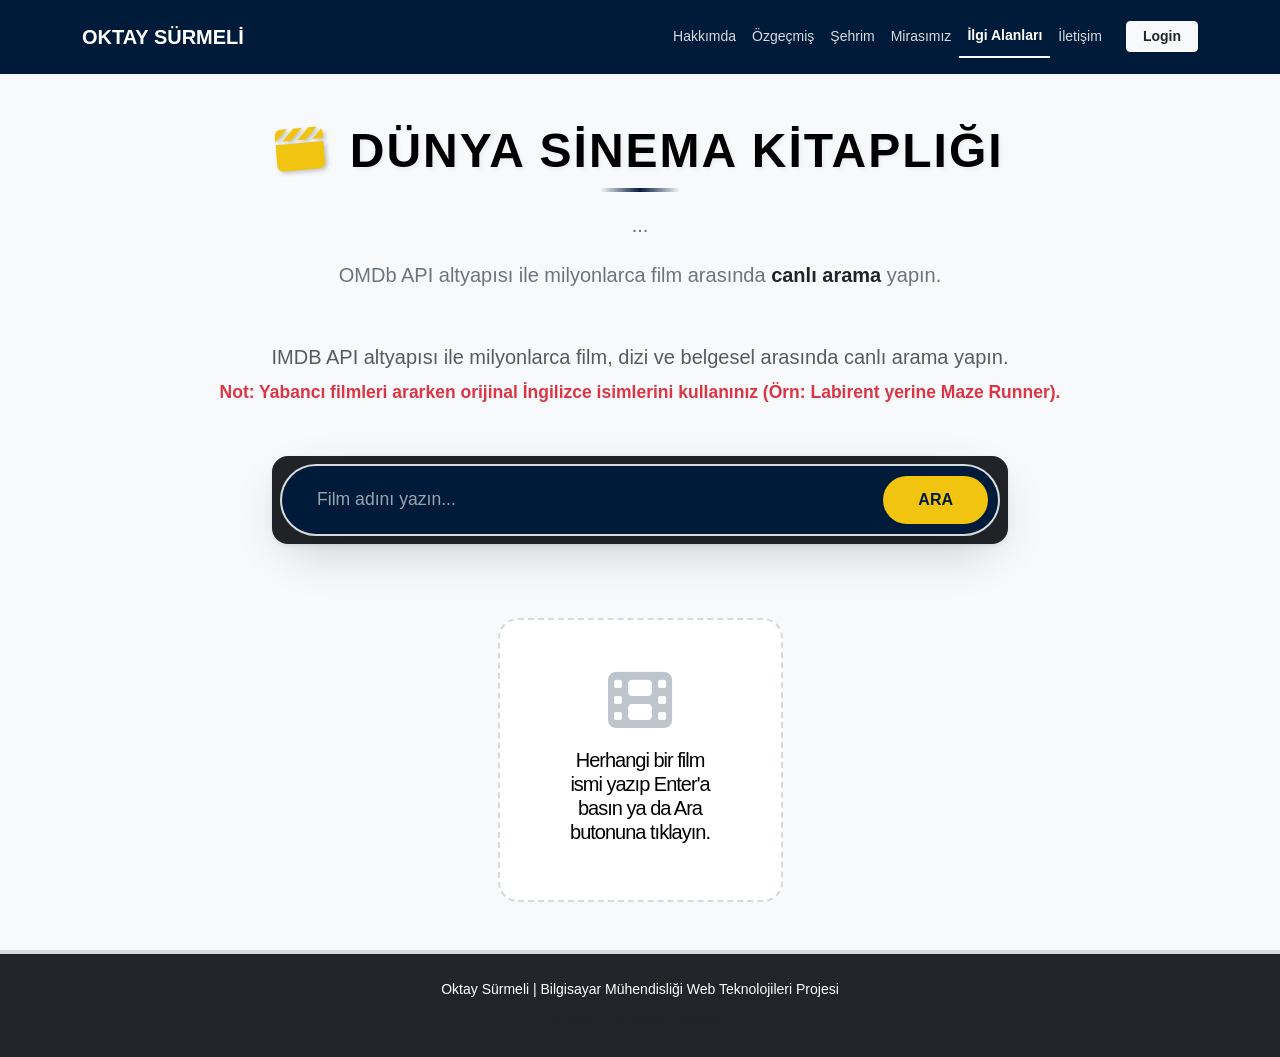
<file: ilgialanlari.html>
<!--Burada fetch() API'sini kullanarak internet üzerinden (OMDb) canlı veri çekiyorum. Bu işlem asenkron (eşzamansız) çalışır; 
yani tarayıcı film verilerinin gelmesini beklerken donmaz. Gelen veriyi JSON formatında alıp, JavaScript ile anlamlandırarak 
ekrana yansıtıyorum.

Arama sonuçları geldiğinde, innerHTML ve Template Literals (ters tırnak  ) kullanarak HTML yapısını JavaScript içerisinde anlık
olarak oluşturuyorum. Her film için Bootstrap’in card yapısını kullanarak otomatik bir ızgara (grid) sistemi kurdum; böylece 
aranan filme göre sayfa içeriği kendi kendine yeniden şekilleniyor.

Kullanıcı deneyimini (UX) korumak için iki kritik filtreleme yaptım: Birincisi, afişi olmayan (N/A) filmleri listeye dahil 
etmedim. İkincisi, resim linki kırık olan görseller için onerror olayını kullanarak, o bozuk kartın sayfadan otomatik olarak 
silinmesini sağladım. Böylece kullanıcı sadece "kusursuz" ve görselliği tam olan sonuçları görüyor.

Kullanıcının sadece butona basmasını beklemeyip, keypress olay dinleyicisi ile "Enter" tuşu desteği ekledim. Ayrıca veri 
çekilirken kullanıcıya bir spinner (yükleniyor animasyonu) göstererek sistemin o an çalıştığını görsel olarak hissettirdim.-->
<!DOCTYPE html>
<html lang="tr">

<head>
    <meta charset="UTF-8">
    <meta name="viewport" content="width=device-width, initial-scale=1.0">
    <title>İlgi Alanlarım - Oktay Sürmeli</title>
    <link href="https://cdn.jsdelivr.net/npm/bootstrap@5.3.3/dist/css/bootstrap.min.css" rel="stylesheet">
    <link rel="stylesheet" href="https://cdnjs.cloudflare.com/ajax/libs/font-awesome/6.4.0/css/all.min.css">
    <link rel="stylesheet" href="style.css">
</head>

<body class="d-flex flex-column min-vh-100 bg-light">

    <header>
        <nav class="navbar navbar-expand-lg navbar-dark custom-navbar sticky-top">
            <div class="container">
                <a class="navbar-brand fw-bold" href="hakkimda.html">OKTAY SÜRMELİ</a>

                <button class="navbar-toggler" type="button" data-bs-toggle="collapse" data-bs-target="#navbarNav">
                    <span class="navbar-toggler-icon"></span>
                </button>

                <div class="collapse navbar-collapse" id="navbarNav">
                    <ul class="navbar-nav ms-auto small align-items-center">
                        <li class="nav-item">
                            <a class="nav-link" href="hakkimda.html">Hakkımda</a>
                        </li>
                        <li class="nav-item">
                            <a class="nav-link" href="ozgecmis.html">Özgeçmiş</a>
                        </li>
                        <li class="nav-item">
                            <a class="nav-link" href="sehrim.html">Şehrim</a>
                        </li>
                        <li class="nav-item">
                            <a class="nav-link" href="mirasimiz.html">Mirasımız</a>
                        </li>
                        <li class="nav-item">
                            <a class="nav-link active" href="ilgialanlari.html">İlgi Alanları</a>
                        </li>
                        <li class="nav-item">
                            <a class="nav-link" href="iletisim.html">İletişim</a>
                        </li>

                        <li class="nav-item ms-lg-3">
                            <a class="btn btn-light btn-sm fw-bold px-3 text-dark shadow-sm" href="login.html">Login</a>
                        </li>
                    </ul>
                </div>
            </div>
        </nav>
    </header>

    <main class="container mt-5 flex-grow-1 mb-5">
        <!-- Semantik 'section' etiketleri ile içerik hiyerarşisi kurulmuş, API kullanımı hakkında teknik yönlendirme yapıldı -->
        <section class="text-center mb-5">
            <section class="text-center mb-5">
                <h1 class="display-5 fw-black sinema-ana-baslik">
                    <i class="fa-solid fa-clapperboard sinema-ikon me-2"></i>
                    <span>DÜNYA SİNEMA KİTAPLIĞI</span>
                </h1>

                <div class="baslik-alt-cizgi mx-auto mt-2"></div>
                <!--'lead' ve 'small' sınıfları kullanılarak veri girişine dair kritik uyarılar tipografik hiyerarşi ile vurgulanmıştır. -->
                <p class="lead text-secondary mt-3">...</p>
                <p class="lead text-secondary mt-3">
                    OMDb API altyapısı ile milyonlarca film arasında <span class="fw-bold text-dark">canlı arama</span>
                    yapın.
                </p>
            </section>
            <p class="lead text-muted">IMDB API altyapısı ile milyonlarca film, dizi ve belgesel arasında canlı arama
                yapın. <br> <small class="text-danger fw-bold">Not: Yabancı filmleri ararken orijinal İngilizce
                    isimlerini kullanınız (Örn: Labirent yerine Maze Runner).</small></p>
        </section>
        <!--'search-wrapper' kapsayıcısı içerisinde, kullanıcı girdilerini yakalayacak asenkron tetikleyici (input ve button) mekanizması kurulmuştur. -->
        <div class="row justify-content-center mb-5">
            <div class="col-md-8">
                <div class="card shadow-sm border-0 bg-dark rounded-4 p-2">
                    <div class="search-wrapper d-flex align-items-center shadow-lg">
                        <!--'shadow-none' sınıfı ile tarayıcı odaklanma efektleri devre dışı bırakılarak özel arayüz tasarımı (custom UI) korunmuştur. -->
                        <input type="text" id="aramaKutusu" class="form-control shadow-none"
                            placeholder="Film adını yazın...">
                        <button class="btn" id="aramaButonu" type="button">Ara</button>
                    </div>
                </div>
            </div>
        </div>
        <!-- OMDb API'den dönecek JSON verilerinin asenkron olarak işlenip görüntüleneceği responsive grid yapısı tanımlanmıştır. -->
        <div id="sonucAlani"
            class="row row-cols-1 row-cols-sm-2 row-cols-md-3 row-cols-lg-4 g-4 justify-content-center">
            <!--(Placeholder): Veri gelmeden önce kullanıcıyı sistem durumu hakkında bilgilendiren pasif durum (empty state) yönetimi sağlanmıştır. -->
            <div class="col-12 text-center text-muted py-5" id="beklemeMesaji">
                <i class="fa-solid fa-film fa-4x mb-3 opacity-25"></i>
                <h5>Herhangi bir film ismi yazıp Enter'a basın ya da Ara butonuna tıklayın.</h5>
            </div>
        </div>

    </main>
    <!--Bu bölüm, projenin görsel ve yapısal olarak sonlandığı, kurumsal bilgilerin yer aldığı alt bilgi (footer) alanıdır.-->
    <footer class="bg-dark text-white text-center py-4 mt-auto">
        <div class="container">
            <p class="mb-1 small">Oktay Sürmeli | Bilgisayar Mühendisliği Web Teknolojileri Projesi</p>
            <small class="text-muted">&copy; 2026 Tüm Hakları Saklıdır.</small>
        </div>
    </footer>

    <script>
        const aramaButonu = document.getElementById('aramaButonu');
        const aramaKutusu = document.getElementById('aramaKutusu');
        const sonucAlani = document.getElementById('sonucAlani');

        // Enter tuşu desteği
        aramaKutusu.addEventListener('keypress', function (e) {
            if (e.key === 'Enter') {
                aramaButonu.click();
            }
        });

        aramaButonu.addEventListener('click', function () {
            const filmAdi = aramaKutusu.value.trim();

            if (filmAdi.length < 2) {
                alert("Lütfen en az 2 karakterden oluşan bir isim girin.");
                return;
            }

            sonucAlani.innerHTML = '<div class="text-center py-5 w-100"><div class="spinner-grow text-warning" role="status"></div><p class="mt-3 fw-bold">Veritabanında kusursuz sonuçlar filtreleniyor...</p></div>';

            // type=movie ile belgeselleri eliyorum
            const apiAdresi = `https://www.omdbapi.com/?s=${filmAdi}&apikey=2e50e626`;

            fetch(apiAdresi)
                .then(response => response.json())
                .then(data => {
                    if (data.Response === "False") {
                        sonucAlani.innerHTML = `<div class="alert alert-warning text-center w-100">Kusursuz sonuç bulunamadı. Kelimeyi doğru yazdığınızdan emin olun (Örn: Interstellar).</div>`;
                        return;
                    }

                    sonucAlani.innerHTML = '';
                    let gosterilenFilmSayisi = 0;

                    data.Search.forEach((item, index) => {
                        // Eğer API 'N/A' (Afiş Yok) gönderirse, bu filmi hiç ekleme
                        if (item.Poster === "N/A") return;

                        gosterilenFilmSayisi++;

                        // Eğer resim linki kırık çıkarsa, bulunduğu tüm sütunu (col) DOM'dan siler!
                        const filmKarti = `
                            <div class="col movie-col" id="movie-${index}">
                                <div class="card h-100 shadow-sm border-0 movie-card transition">
                                    <div class="position-relative">
                                        <img src="${item.Poster}" 
                                             class="card-img-top" 
                                             alt="${item.Title}" 
                                             style="height: 350px; object-fit: cover;"
                                             onerror="this.closest('.movie-col').remove();">
                                        <span class="position-absolute top-0 end-0 badge bg-dark m-2 opacity-75">${item.Year}</span>
                                    </div>
                                    <div class="card-body text-center d-flex flex-column">
                                        <h6 class="card-title fw-bold text-dark mb-3">${item.Title}</h6>
                                        <div class="mt-auto">
                                            <span class="badge bg-outline-secondary border text-muted mb-2">${item.Type.toUpperCase()}</span>
                                            <a href="https://www.imdb.com/title/${item.imdbID}" target="_blank" class="btn btn-sm btn-dark w-100 rounded-pill">Detaylar</a>
                                        </div>
                                    </div>
                                </div>
                            </div>
                        `;
                        sonucAlani.innerHTML += filmKarti;
                    });

                    // Eğer tüm sonuçlar elendiyse bilgi ver
                    if (gosterilenFilmSayisi === 0) {
                        sonucAlani.innerHTML = `<div class="alert alert-info text-center w-100">Bulunan sonuçların afiş kalitesi çok düşük olduğu için filtrelendi. Başka bir film aramayı deneyin.</div>`;
                    }
                })
                .catch(error => {
                    console.error("Hata oluştu:", error);
                    sonucAlani.innerHTML = '<div class="alert alert-danger text-center w-100">API bağlantı hatası.</div>';
                });
        });
    </script>
    <!-- Bootstrap'in interaktif bileşenlerinin (dropdown, modal, navbar) çalışması için gerekli olan JavaScript bundle dosyası CDN üzerinden dahil edilmiştir. -->
<!--Bu bundle sürümü, 'Popper.js' kütüphanesini de içinde barındırarak ek bir script dosyasına olan ihtiyacı ortadan kaldırır. -->
    <script src="https://cdn.jsdelivr.net/npm/bootstrap@5.3.3/dist/js/bootstrap.bundle.min.js"></script>
</body>

</html>
</file>
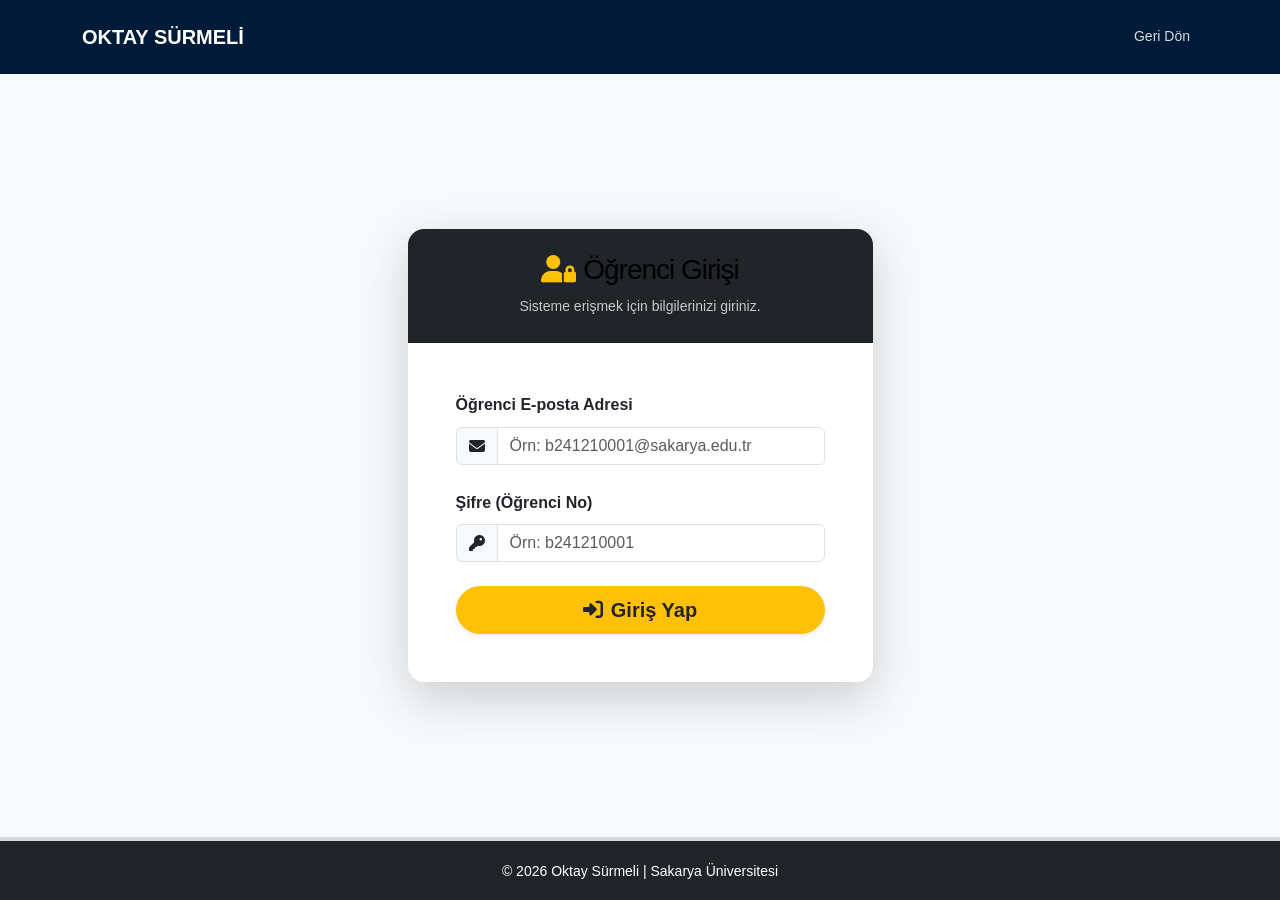
<file: login.html>
<!--Arayüzde Bootstrap'in d-flex, align-items-center ve justify-content-center sınıflarını kullanarak giriş formunu her türlü 
ekran boyutunda tam merkeze sabitledim. Kart yapısı içindeki input-group ve FontAwesome ikonlarıyla modern bir kullanıcı 
deneyimi sağlarken, formun method="POST" ile yapılandırılması sayesinde kimlik bilgilerinin URL üzerinden açık bir şekilde 
gitmesini engelleyerek veri güvenliğinin ilk adımını attım.

Kodun JavaScript kısmında kullandığım URLSearchParams yapısı, PHP tarafındaki doğrulamadan dönen sonuçları yakalamaktadır. 
Eğer sunucu tarafında bir hata oluşursa, URL üzerinden gelen durum=hata veya durum=bos parametrelerini dinamik olarak analiz 
edip, Bootstrap alert sınıfları aracılığıyla kullanıcıya "Hatalı şifre" veya "Boş alan" uyarılarını anlık olarak gösteren 
interaktif bir yapı kurdum.

Formun gönderilme anını (submit) bir olay dinleyicisi ile takip ederek, verinin sunucuya çıkışını henüz tarayıcıdayken kontrol 
ediyorum. Bu aşamada sadece boş alan kontrolü yapmakla kalmayıp, projenin özel şartnamesi gereği e-posta adresinin
 @sakarya.edu.tr uzantılı olup olmadığını denetliyorum; eğer kriterler sağlanmazsa e.preventDefault() komutuyla formun 
 iletimini durdurup kullanıcıya yerinde müdahale ediyorum.-->

<!DOCTYPE html>
<html lang="tr">
<head>
    <meta charset="UTF-8">
    <meta name="viewport" content="width=device-width, initial-scale=1.0">
    <title>Giriş Yap - Oktay Sürmeli</title>
    <link href="https://cdn.jsdelivr.net/npm/bootstrap@5.3.3/dist/css/bootstrap.min.css" rel="stylesheet">
    <link rel="stylesheet" href="https://cdnjs.cloudflare.com/ajax/libs/font-awesome/6.4.0/css/all.min.css">
    <link rel="stylesheet" href="style.css">
</head>
<body class="d-flex flex-column min-vh-100 bg-light">

    <nav class="navbar navbar-expand-lg navbar-dark custom-navbar">
        <div class="container">
            <a class="navbar-brand fw-bold" href="hakkimda.html">OKTAY SÜRMELİ</a>
            <ul class="navbar-nav ms-auto small align-items-center">
                <li class="nav-item"><a class="nav-link" href="hakkimda.html">Geri Dön</a></li>
            </ul>
        </div>
    </nav>
    <!-- Kullanıcı Arayüzü: Giriş formunu dikey ve yatay eksende merkezleyerek kullanıcı odağını optimize eden responsive kapsayıcı. -->
    <main class="container mt-5 flex-grow-1 d-flex align-items-center justify-content-center mb-5">
        <div class="col-md-6 col-lg-5">
            <div class="card shadow-lg border-0 rounded-4">
                <div class="card-header bg-dark text-white text-center py-4 rounded-top-4">
                    <h3 class="mb-0"><i class="fa-solid fa-user-lock me-2 text-warning"></i>Öğrenci Girişi</h3>
                    <p class="mb-0 mt-2 small opacity-75">Sisteme erişmek için bilgilerinizi giriniz.</p>
                </div>
                <div class="card-body p-4 p-md-5">
                    
                    <div id="hataKutusu" class="alert alert-danger d-none fw-bold text-center" role="alert"></div>
                    <!-- Veri İşleme Katmanı: Kimlik doğrulama verileri (email/şifre), güvenlik protokolleri gereği POST metodu ile iletilir. -->
                    <form id="loginForm" action="login_sonuc.php" method="POST">
                        <div class="mb-4">
                            <label for="email" class="form-label fw-bold">Öğrenci E-posta Adresi</label>
                            <div class="input-group">
                                <span class="input-group-text bg-light"><i class="fa-solid fa-envelope"></i></span>
                                <input type="text" class="form-control" id="email" name="email" placeholder="Örn: b241210001@sakarya.edu.tr">
                            </div>
                        </div>

                        <div class="mb-4">
                            <label for="sifre" class="form-label fw-bold">Şifre (Öğrenci No)</label>
                            <div class="input-group">
                                <span class="input-group-text bg-light"><i class="fa-solid fa-key"></i></span>
                                <input type="password" class="form-control" id="sifre" name="sifre" placeholder="Örn: b241210001">
                            </div>
                        </div>

                        <div class="d-grid mt-4">
                            <button type="submit" class="btn btn-warning btn-lg fw-bold text-dark rounded-pill shadow-sm">
                                <i class="fa-solid fa-right-to-bracket me-2"></i>Giriş Yap
                            </button>
                        </div>
                    </form>
                </div>
            </div>
        </div>
    </main>

    <footer class="bg-dark text-white text-center py-3 mt-auto">
        <small>&copy; 2026 Oktay Sürmeli | Sakarya Üniversitesi</small>
    </footer>

    <script>
        // 1. PHP'den Gelen Hata Yönlendirmelerini Yakalama (GET Parametresi)
        const urlParams = new URLSearchParams(window.location.search);
        const durum = urlParams.get('durum');
        const hataKutusu = document.getElementById('hataKutusu');

        if (durum === 'hata') {
            hataKutusu.innerHTML = "<i class='fa-solid fa-triangle-exclamation me-2'></i>Hatalı e-posta veya şifre girdiniz!";
            hataKutusu.classList.remove('d-none');
        } else if (durum === 'bos') {
            hataKutusu.innerHTML = "<i class='fa-solid fa-triangle-exclamation me-2'></i>Lütfen tüm alanları doldurun!";
            hataKutusu.classList.remove('d-none');
        }

        // 2. Native JS ile Boş Alan ve Mail Formatı Denetimi (Göndermeden Önce)
        document.getElementById('loginForm').addEventListener('submit', function(e) {
            const email = document.getElementById('email').value.trim();
            const sifre = document.getElementById('sifre').value.trim();
            let errorMessage = "";

            if (email === "" || sifre === "") {
                errorMessage = "E-posta ve şifre alanları boş bırakılamaz!";
            } else if (!email.includes('@sakarya.edu.tr')) {
                // Şartnamedeki "mail formatı kontrolü" kuralı
                errorMessage = "Lütfen geçerli bir @sakarya.edu.tr uzantılı mail giriniz!";
            }

            if (errorMessage !== "") {
                e.preventDefault(); // Formun PHP'ye gitmesini engeller
                hataKutusu.innerHTML = "<i class='fa-solid fa-circle-xmark me-2'></i>" + errorMessage;
                hataKutusu.classList.remove('d-none');
            }
        });
    </script>
</body>
</html>
</file>
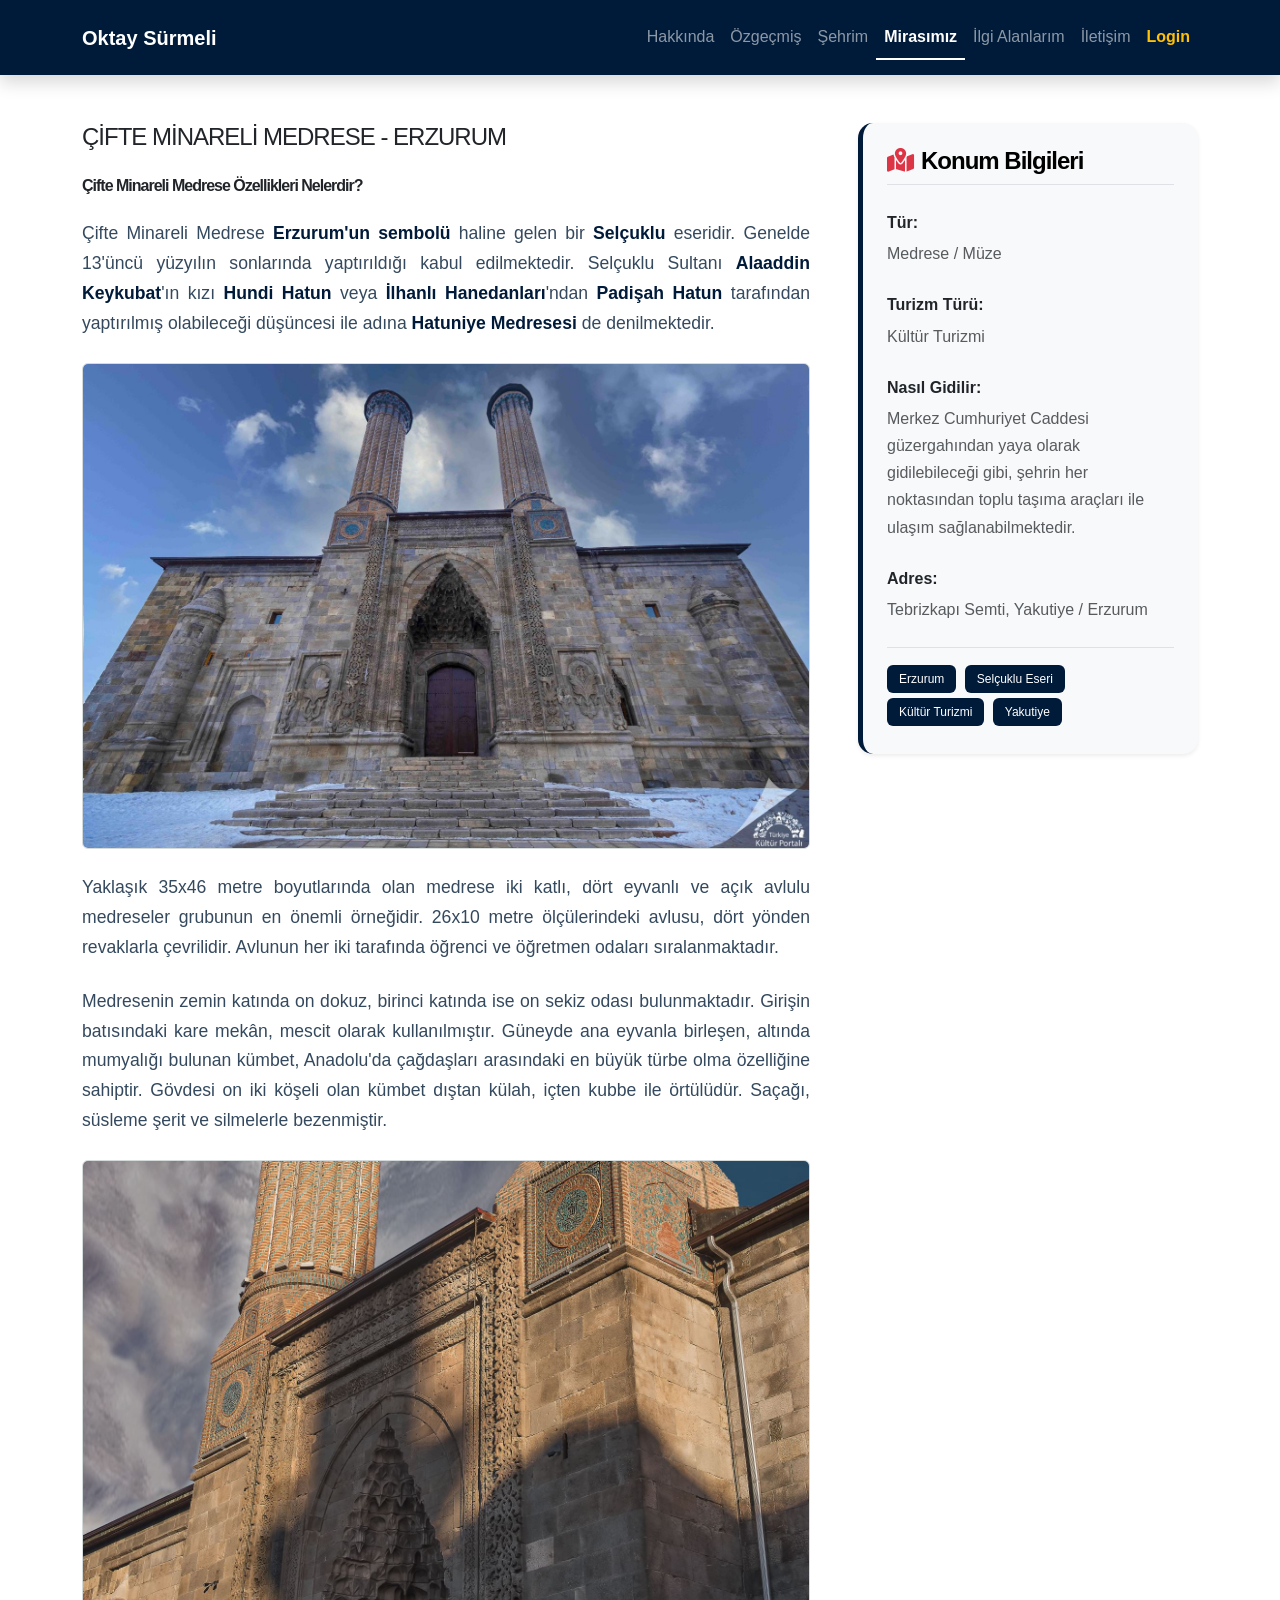
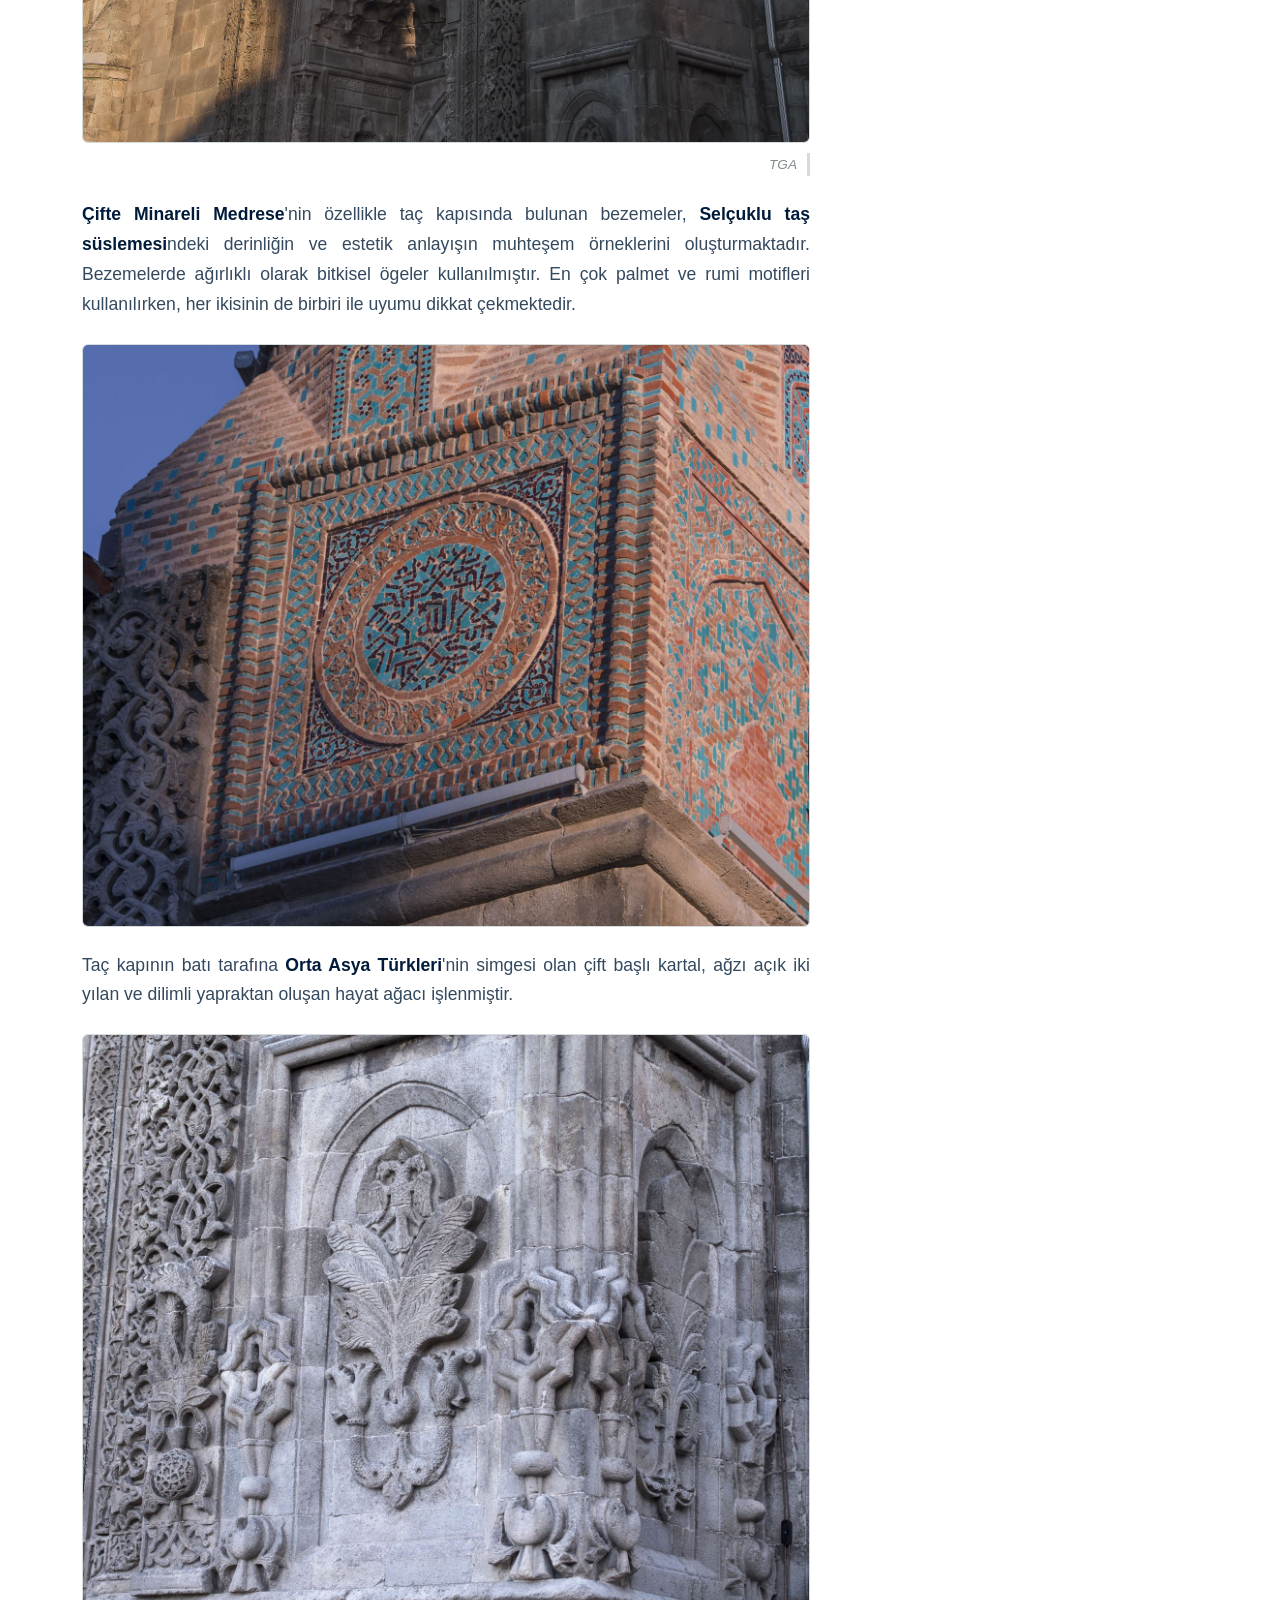
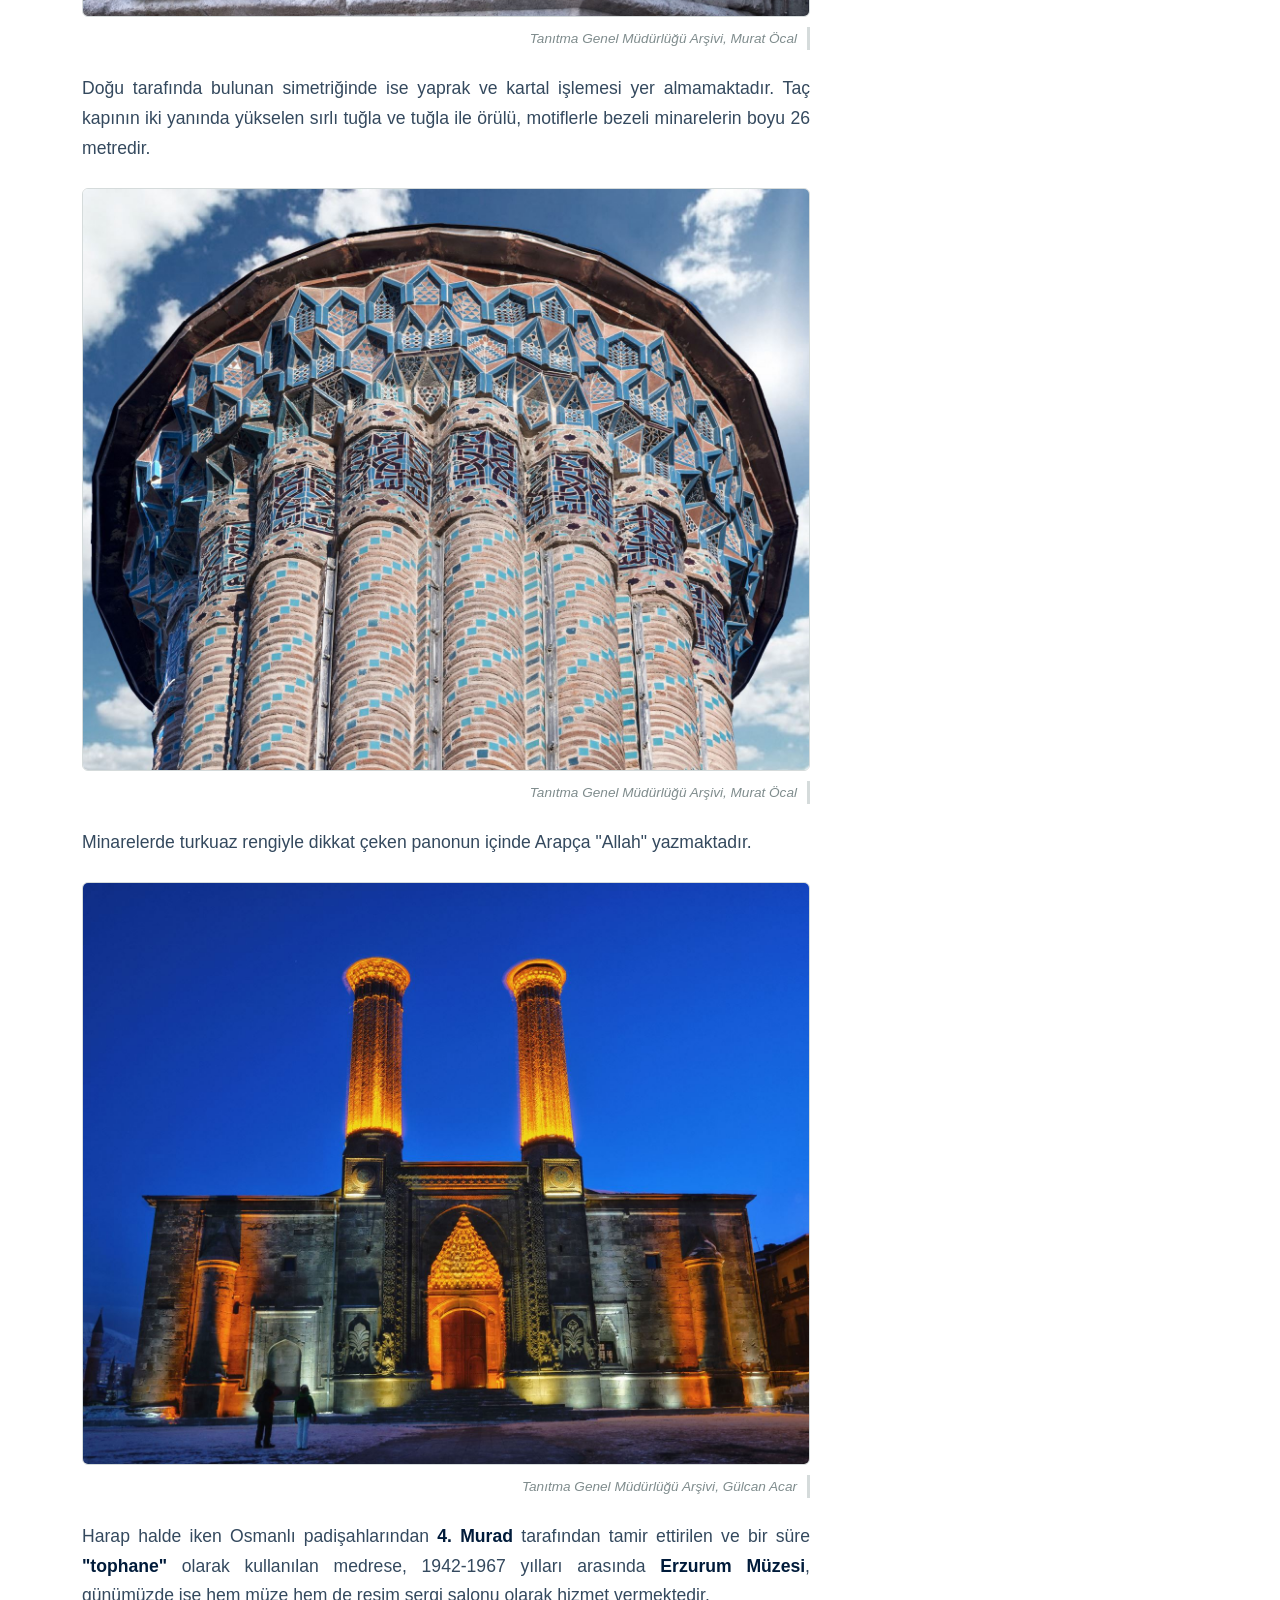
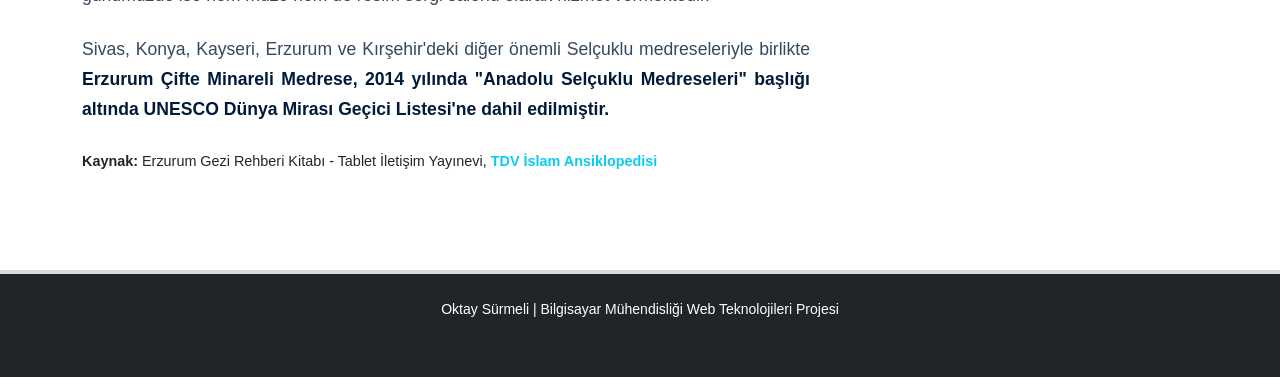
<file: miras.html>
<!DOCTYPE html>
<html lang="tr">

<head>
    <meta charset="UTF-8">
    <meta name="viewport" content="width=device-width, initial-scale=1.0">
    <title>Çifte Minareli Medrese - Oktay Sürmeli</title>
    <link href="https://cdn.jsdelivr.net/npm/bootstrap@5.3.3/dist/css/bootstrap.min.css" rel="stylesheet">
    <link rel="stylesheet" href="https://cdnjs.cloudflare.com/ajax/libs/font-awesome/6.4.0/css/all.min.css">
    <link rel="stylesheet" href="style.css">
</head>

<body class="d-flex flex-column min-vh-100 bg-white">

    <header>
        <nav class="navbar navbar-expand-lg navbar-dark bg-dark shadow">
            <div class="container">
                <a class="navbar-brand fw-bold" href="index.html">Oktay Sürmeli</a>
                <button class="navbar-toggler" type="button" data-bs-toggle="collapse" data-bs-target="#navbarNav">
                    <span class="navbar-toggler-icon"></span>
                </button>
                <div class="collapse navbar-collapse" id="navbarNav">
                    <ul class="navbar-nav ms-auto">
                        <li class="nav-item"><a class="nav-link" href="index.html">Hakkında</a></li>
                        <li class="nav-item"><a class="nav-link" href="cv.html">Özgeçmiş</a></li>
                        <li class="nav-item"><a class="nav-link" href="sehrim.html">Şehrim</a></li>
                        <li class="nav-item"><a class="nav-link active" href="miras.html">Mirasımız</a></li>
                        <li class="nav-item"><a class="nav-link" href="ilgialanlari.html">İlgi Alanlarım</a></li>
                        <li class="nav-item"><a class="nav-link" href="iletisim.html">İletişim</a></li>
                        <li class="nav-item"><a class="nav-link text-warning fw-bold" href="login.html">Login</a></li>
                    </ul>
                </div>
            </div>
        </nav>
    </header>

    <main class="container mt-5 flex-grow-1 mb-5">

        <div class="row g-5">
            <article class="col-lg-8">

                <h2 class="fw-normal text-dark mb-4">Çifte Minareli Medrese - Erzurum</h2>
                <h6 class="fw-bold text-dark mb-4">Çifte Minareli Medrese Özellikleri Nelerdir?</h6>

                <p class="portal-text">
                    Çifte Minareli Medrese <strong>Erzurum'un sembolü</strong> haline gelen bir
                    <strong>Selçuklu</strong> eseridir. Genelde 13'üncü yüzyılın sonlarında yaptırıldığı kabul
                    edilmektedir. Selçuklu Sultanı <strong>Alaaddin Keykubat</strong>'ın kızı <strong>Hundi
                        Hatun</strong> veya <strong>İlhanlı Hanedanları</strong>'ndan <strong>Padişah Hatun</strong>
                    tarafından yaptırılmış olabileceği düşüncesi ile adına <strong>Hatuniye Medresesi</strong> de
                    denilmektedir.
                </p>

                <figure class="mb-4">
                    <img src="img/resim1.jpg" alt="Çifte Minareler Gökyüzü" class="img-fluid w-100 rounded">
                </figure>

                <p class="portal-text">
                    Yaklaşık 35x46 metre boyutlarında olan medrese iki katlı, dört eyvanlı ve açık avlulu medreseler
                    grubunun en önemli örneğidir. 26x10 metre ölçülerindeki avlusu, dört yönden revaklarla çevrilidir.
                    Avlunun her iki tarafında öğrenci ve öğretmen odaları sıralanmaktadır.
                </p>

                <p class="portal-text">
                    Medresenin zemin katında on dokuz, birinci katında ise on sekiz odası bulunmaktadır. Girişin
                    batısındaki kare mekân, mescit olarak kullanılmıştır. Güneyde ana eyvanla birleşen, altında
                    mumyalığı bulunan kümbet, Anadolu'da çağdaşları arasındaki en büyük türbe olma özelliğine sahiptir.
                    Gövdesi on iki köşeli olan kümbet dıştan külah, içten kubbe ile örtülüdür. Saçağı, süsleme şerit ve
                    silmelerle bezenmiştir.
                </p>

                <figure class="mb-4">
                    <img src="img/resim2.jpg" alt="Taç Kapı ve Merdivenler" class="img-fluid w-100 rounded">
                    <figcaption class="portal-caption">TGA</figcaption>
                </figure>

                <p class="portal-text">
                    <strong>Çifte Minareli Medrese</strong>'nin özellikle taç kapısında bulunan bezemeler,
                    <strong>Selçuklu taş süslemesi</strong>ndeki derinliğin ve estetik anlayışın muhteşem örneklerini
                    oluşturmaktadır. Bezemelerde ağırlıklı olarak bitkisel ögeler kullanılmıştır. En çok palmet ve rumi
                    motifleri kullanılırken, her ikisinin de birbiri ile uyumu dikkat çekmektedir.
                </p>

                <figure class="mb-4">
                    <img src="img/resim3.jpg" alt="Taş İşleme Detay" class="img-fluid w-100 rounded">
                </figure>

                <p class="portal-text">
                    Taç kapının batı tarafına <strong>Orta Asya Türkleri</strong>'nin simgesi olan çift başlı kartal,
                    ağzı açık iki yılan ve dilimli yapraktan oluşan hayat ağacı işlenmiştir.
                </p>

                <figure class="mb-4">
                    <img src="img/resim4.jpg" alt="Hayat Ağacı Detay" class="img-fluid w-100 rounded">
                    <figcaption class="portal-caption">Tanıtma Genel Müdürlüğü Arşivi, Murat Öcal</figcaption>
                </figure>

                <p class="portal-text">
                    Doğu tarafında bulunan simetriğinde ise yaprak ve kartal işlemesi yer almamaktadır. Taç kapının iki
                    yanında yükselen sırlı tuğla ve tuğla ile örülü, motiflerle bezeli minarelerin boyu 26 metredir.
                </p>

                <figure class="mb-4">
                    <img src="img/resim5.jpg" alt="Minare Çini Detay" class="img-fluid w-100 rounded">
                    <figcaption class="portal-caption">Tanıtma Genel Müdürlüğü Arşivi, Murat Öcal</figcaption>
                </figure>

                <p class="portal-text">
                    Minarelerde turkuaz rengiyle dikkat çeken panonun içinde Arapça "Allah" yazmaktadır.
                </p>

                <figure class="mb-4">
                    <img src="img/resim6.jpg" alt="Gece Işıklandırma" class="img-fluid w-100 rounded">
                    <figcaption class="portal-caption">Tanıtma Genel Müdürlüğü Arşivi, Gülcan Acar</figcaption>
                </figure>

                <p class="portal-text">
                    Harap halde iken Osmanlı padişahlarından <strong>4. Murad</strong> tarafından tamir ettirilen ve bir
                    süre <strong>"tophane"</strong> olarak kullanılan medrese, 1942-1967 yılları arasında
                    <strong>Erzurum Müzesi</strong>, günümüzde ise hem müze hem de resim sergi salonu olarak hizmet
                    vermektedir.
                </p>

                <p class="portal-text">
                    Sivas, Konya, Kayseri, Erzurum ve Kırşehir'deki diğer önemli Selçuklu medreseleriyle birlikte
                    <strong>Erzurum Çifte Minareli Medrese, 2014 yılında "Anadolu Selçuklu Medreseleri" başlığı altında
                        UNESCO Dünya Mirası Geçici Listesi'ne dahil edilmiştir.</strong>
                </p>

                <p class="mt-4 mb-5 text-dark" style="font-size: 0.9rem;">
                    <strong>Kaynak:</strong> Erzurum Gezi Rehberi Kitabı - Tablet İletişim Yayınevi,
                    <a href="https://islamansiklopedisi.org.tr/" target="_blank"
                        class="text-info text-decoration-none fw-bold">TDV İslam Ansiklopedisi</a>
                </p>
            </article>

            <aside class="col-lg-4">
                <div class="card shadow-sm border-0 bg-light sticky-top" style="top: 20px;">
                    <div class="card-body p-4">
                        <h4 class="fw-bold mb-4 border-bottom pb-2"><i
                                class="fa-solid fa-map-location-dot text-danger me-2"></i>Konum Bilgileri</h4>

                        <ul class="list-unstyled">
                            <li class="mb-4">
                                <strong class="d-block text-dark mb-1">Tür:</strong>
                                <span class="text-muted">Medrese / Müze</span>
                            </li>
                            <li class="mb-4">
                                <strong class="d-block text-dark mb-1">Turizm Türü:</strong>
                                <span class="text-muted">Kültür Turizmi</span>
                            </li>
                            <li class="mb-4">
                                <strong class="d-block text-dark mb-1">Nasıl Gidilir:</strong>
                                <span class="text-muted">Merkez Cumhuriyet Caddesi güzergahından yaya olarak
                                    gidilebileceği gibi, şehrin her noktasından toplu taşıma araçları ile ulaşım
                                    sağlanabilmektedir.</span>
                            </li>
                            <li class="mb-4">
                                <strong class="d-block text-dark mb-1">Adres:</strong>
                                <span class="text-muted">Tebrizkapı Semti, Yakutiye / Erzurum</span>
                            </li>
                        </ul>

                        <div class="mt-4 pt-3 border-top">
                            <span class="badge bg-secondary me-1 mb-1">Erzurum</span>
                            <span class="badge bg-secondary me-1 mb-1">Selçuklu Eseri</span>
                            <span class="badge bg-secondary me-1 mb-1">Kültür Turizmi</span>
                            <span class="badge bg-secondary mb-1">Yakutiye</span>
                        </div>
                    </div>
                </div>
            </aside>

        </div>
    </main>

    <footer class="bg-dark text-white text-center py-4 mt-auto">
        <div class="container">
            <p class="mb-1 small">Oktay Sürmeli | Bilgisayar Mühendisliği Web Teknolojileri Projesi</p>
            <small class="text-muted">&copy; 2026 Tüm Hakları Saklıdır.</small>
        </div>
    </footer>

    <script src="https://cdn.jsdelivr.net/npm/bootstrap@5.3.3/dist/js/bootstrap.bundle.min.js"></script>
</body>

</html>
</file>
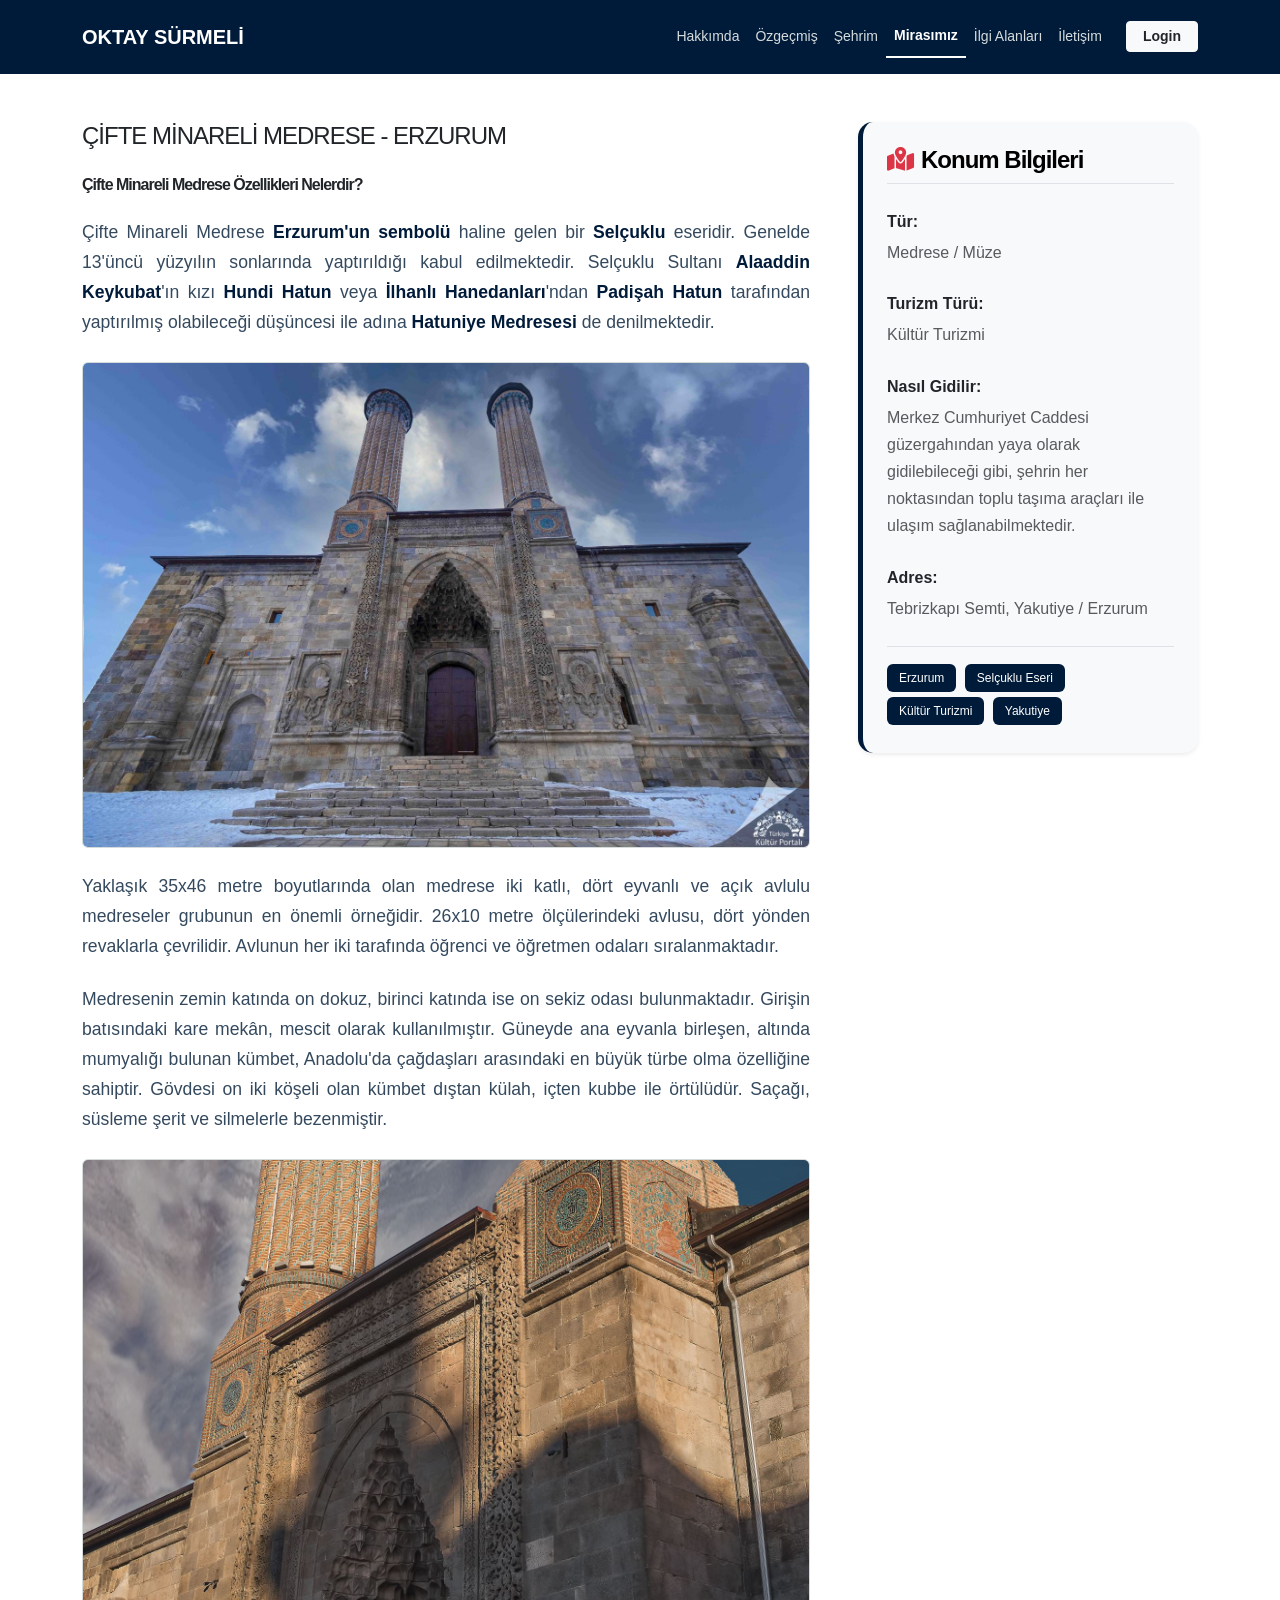
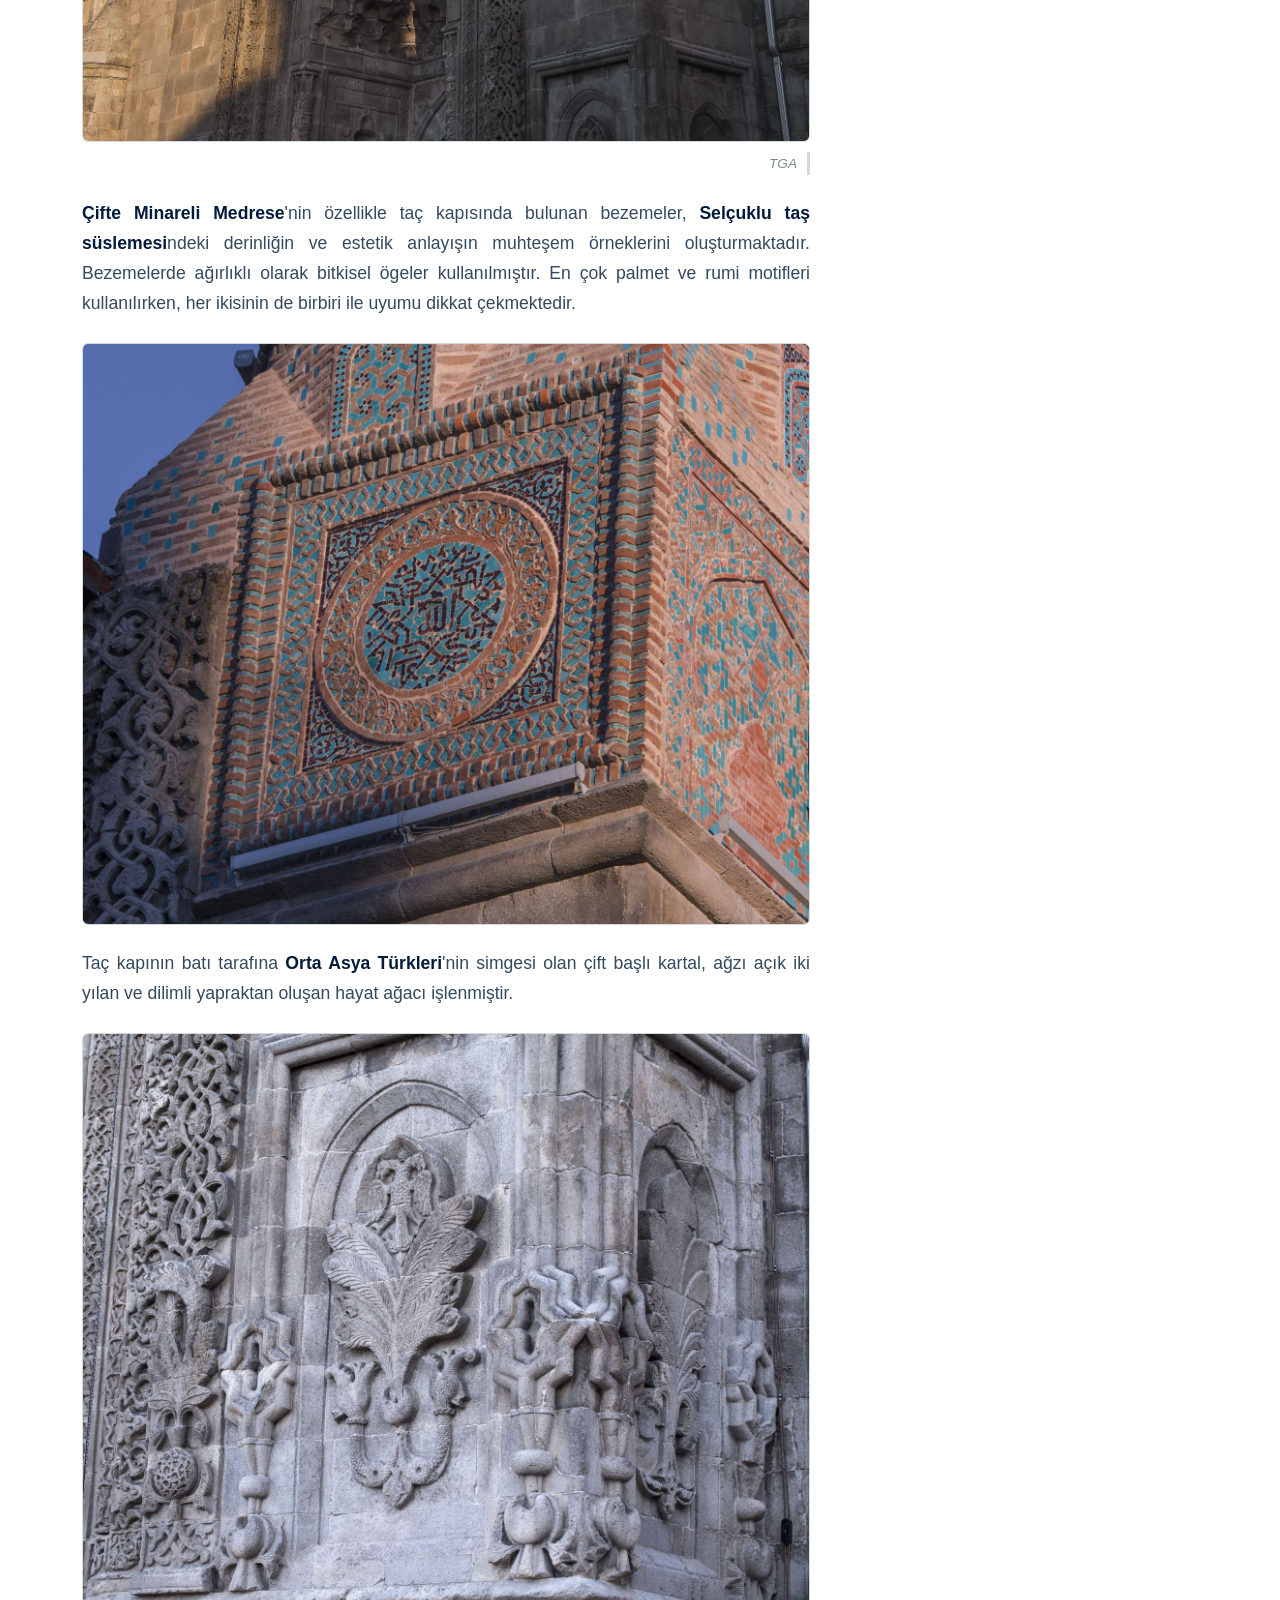
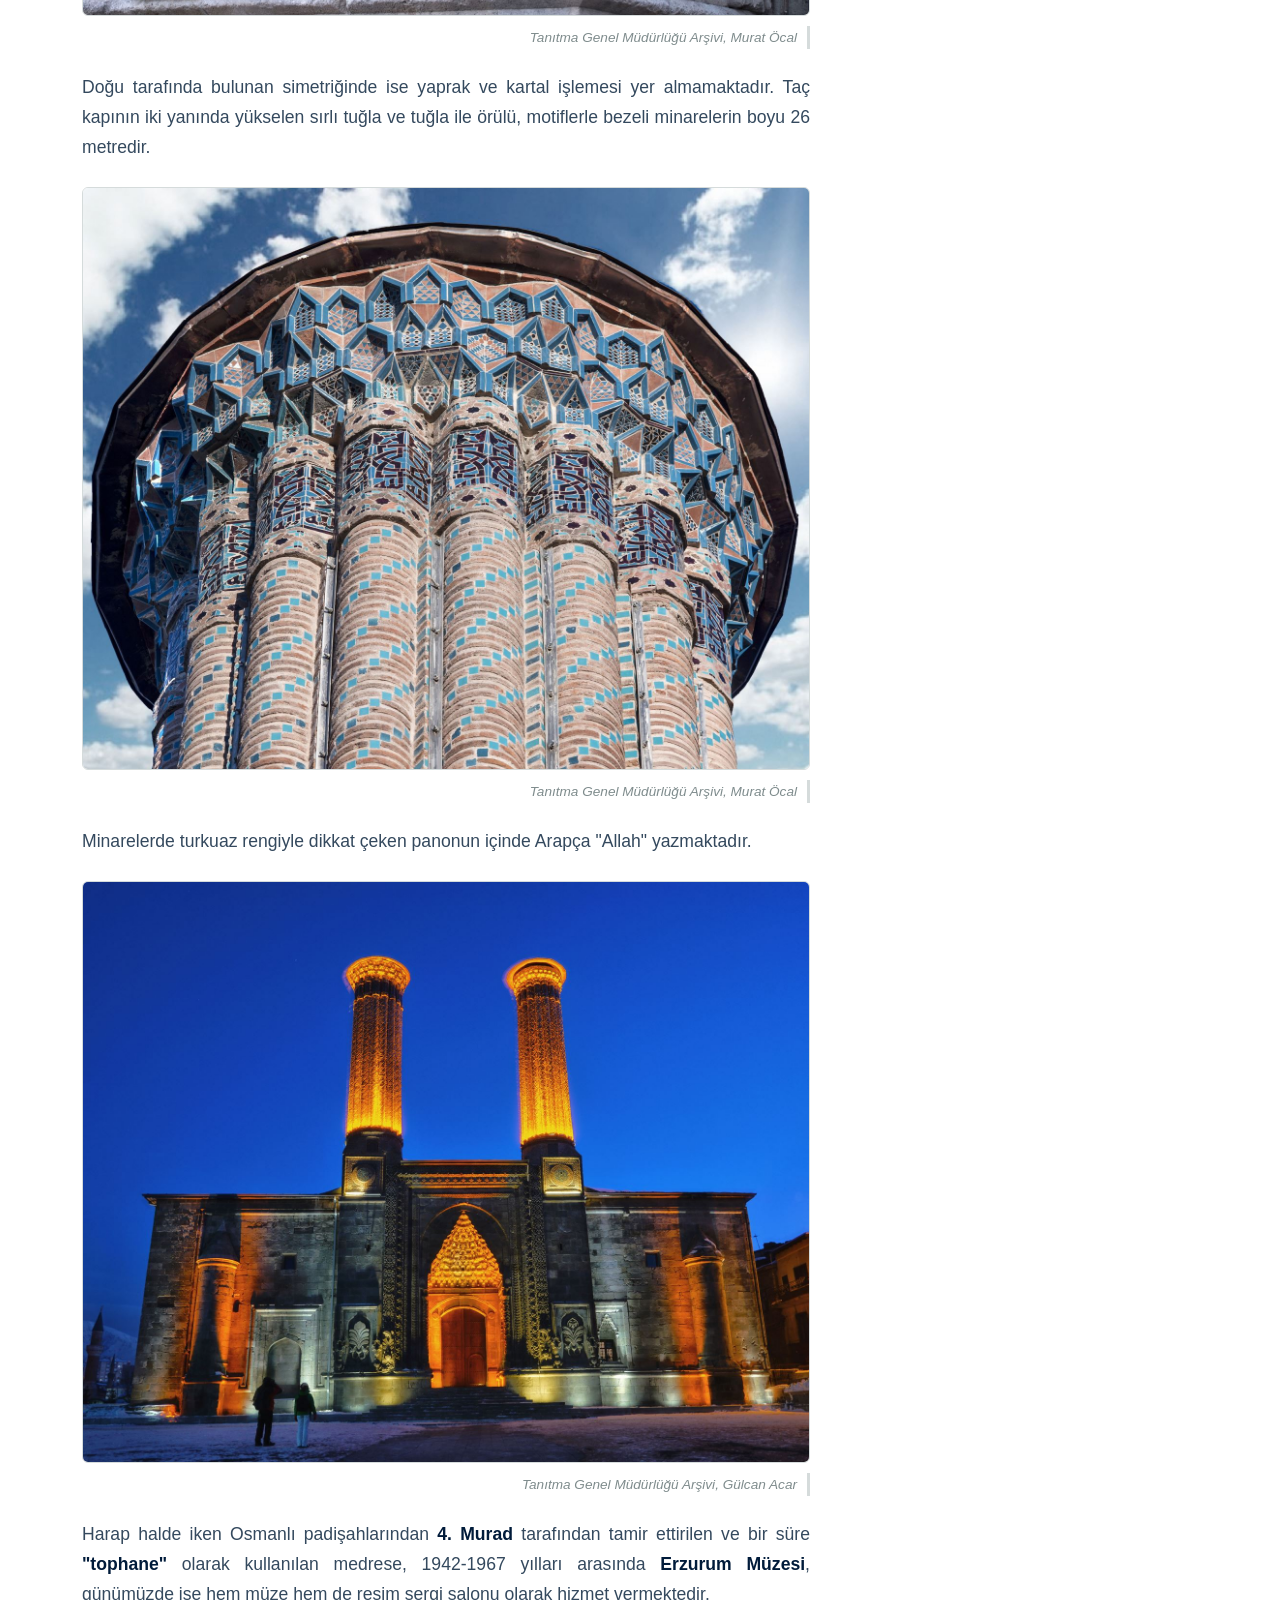
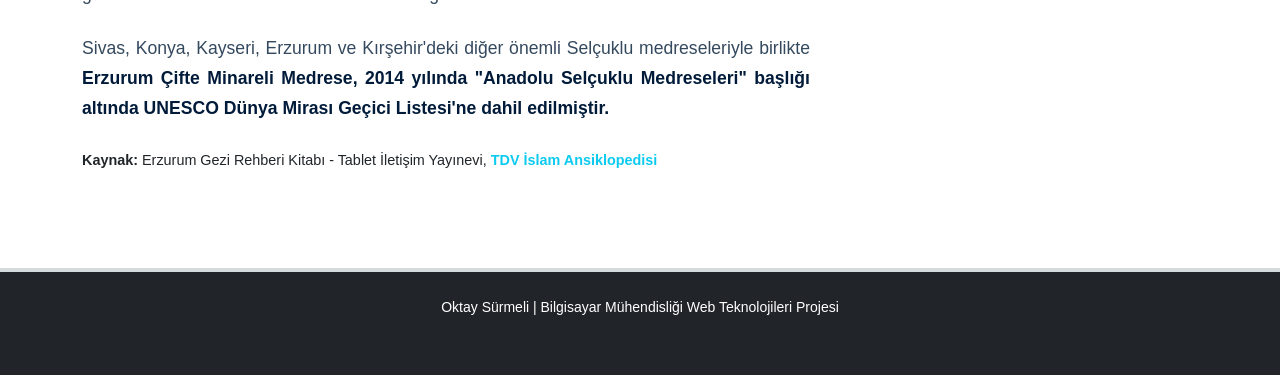
<file: mirasimiz.html>
<!--Zaten hakkımda kısmında kullandığım çoğu şeyi burada da aynı mantıkla kullandım-->
<!DOCTYPE html>
<html lang="tr">

<head>
    <meta charset="UTF-8">
    <meta name="viewport" content="width=device-width, initial-scale=1.0">
    <title>Çifte Minareli Medrese - Oktay Sürmeli</title>
    <link href="https://cdn.jsdelivr.net/npm/bootstrap@5.3.3/dist/css/bootstrap.min.css" rel="stylesheet">
    <link rel="stylesheet" href="https://cdnjs.cloudflare.com/ajax/libs/font-awesome/6.4.0/css/all.min.css">
    <link rel="stylesheet" href="style.css">
</head>

<body class="d-flex flex-column min-vh-100 bg-white">

    <header>
         <nav class="navbar navbar-expand-lg navbar-dark custom-navbar sticky-top">
    <div class="container">
        <a class="navbar-brand fw-bold" href="hakkimda.html">OKTAY SÜRMELİ</a>
        
        <button class="navbar-toggler" type="button" data-bs-toggle="collapse" data-bs-target="#navbarNav">
            <span class="navbar-toggler-icon"></span>
        </button>

        <div class="collapse navbar-collapse" id="navbarNav">
            <ul class="navbar-nav ms-auto small align-items-center">
                <li class="nav-item">
                    <a class="nav-link" href="hakkimda.html">Hakkımda</a> </li>
                <li class="nav-item">
                    <a class="nav-link" href="ozgecmis.html">Özgeçmiş</a>
                </li>
                <li class="nav-item">
                    <a class="nav-link" href="sehrim.html">Şehrim</a>
                </li>
                <li class="nav-item">
                    <a class="nav-link active" href="mirasimiz.html">Mirasımız</a>
                </li>
                <li class="nav-item">
                    <a class="nav-link" href="ilgialanlari.html">İlgi Alanları</a>
                </li>
                <li class="nav-item">
                    <a class="nav-link" href="iletisim.html">İletişim</a>
                </li>
                
                <li class="nav-item ms-lg-3">
                    <a class="btn btn-light btn-sm fw-bold px-3 text-dark shadow-sm" href="login.html">Login</a>
                </li>
            </ul>
        </div>
    </div>
</nav>
    </header>

    <main class="container mt-5 flex-grow-1 mb-5">

        <div class="row g-5">
            <article class="col-lg-8">

                <h2 class="fw-normal text-dark mb-4">Çifte Minareli Medrese - Erzurum</h2>
                <h6 class="fw-bold text-dark mb-4">Çifte Minareli Medrese Özellikleri Nelerdir?</h6>

                <p class="portal-text">
                    Çifte Minareli Medrese <strong>Erzurum'un sembolü</strong> haline gelen bir
                    <strong>Selçuklu</strong> eseridir. Genelde 13'üncü yüzyılın sonlarında yaptırıldığı kabul
                    edilmektedir. Selçuklu Sultanı <strong>Alaaddin Keykubat</strong>'ın kızı <strong>Hundi
                        Hatun</strong> veya <strong>İlhanlı Hanedanları</strong>'ndan <strong>Padişah Hatun</strong>
                    tarafından yaptırılmış olabileceği düşüncesi ile adına <strong>Hatuniye Medresesi</strong> de
                    denilmektedir.
                </p>

                <figure class="mb-4">
                    <img src="img/resim1.jpg" alt="Çifte Minareler Gökyüzü" class="img-fluid w-100 rounded">
                </figure>

                <p class="portal-text">
                    Yaklaşık 35x46 metre boyutlarında olan medrese iki katlı, dört eyvanlı ve açık avlulu medreseler
                    grubunun en önemli örneğidir. 26x10 metre ölçülerindeki avlusu, dört yönden revaklarla çevrilidir.
                    Avlunun her iki tarafında öğrenci ve öğretmen odaları sıralanmaktadır.
                </p>

                <p class="portal-text">
                    Medresenin zemin katında on dokuz, birinci katında ise on sekiz odası bulunmaktadır. Girişin
                    batısındaki kare mekân, mescit olarak kullanılmıştır. Güneyde ana eyvanla birleşen, altında
                    mumyalığı bulunan kümbet, Anadolu'da çağdaşları arasındaki en büyük türbe olma özelliğine sahiptir.
                    Gövdesi on iki köşeli olan kümbet dıştan külah, içten kubbe ile örtülüdür. Saçağı, süsleme şerit ve
                    silmelerle bezenmiştir.
                </p>

                <figure class="mb-4">
                    <img src="img/resim2.jpg" alt="Taç Kapı ve Merdivenler" class="img-fluid w-100 rounded">
                    <figcaption class="portal-caption">TGA</figcaption>
                </figure>

                <p class="portal-text">
                    <strong>Çifte Minareli Medrese</strong>'nin özellikle taç kapısında bulunan bezemeler,
                    <strong>Selçuklu taş süslemesi</strong>ndeki derinliğin ve estetik anlayışın muhteşem örneklerini
                    oluşturmaktadır. Bezemelerde ağırlıklı olarak bitkisel ögeler kullanılmıştır. En çok palmet ve rumi
                    motifleri kullanılırken, her ikisinin de birbiri ile uyumu dikkat çekmektedir.
                </p>

                <figure class="mb-4">
                    <img src="img/resim3.jpg" alt="Taş İşleme Detay" class="img-fluid w-100 rounded">
                </figure>

                <p class="portal-text">
                    Taç kapının batı tarafına <strong>Orta Asya Türkleri</strong>'nin simgesi olan çift başlı kartal,
                    ağzı açık iki yılan ve dilimli yapraktan oluşan hayat ağacı işlenmiştir.
                </p>

                <figure class="mb-4">
                    <img src="img/resim4.jpg" alt="Hayat Ağacı Detay" class="img-fluid w-100 rounded">
                    <figcaption class="portal-caption">Tanıtma Genel Müdürlüğü Arşivi, Murat Öcal</figcaption>
                </figure>

                <p class="portal-text">
                    Doğu tarafında bulunan simetriğinde ise yaprak ve kartal işlemesi yer almamaktadır. Taç kapının iki
                    yanında yükselen sırlı tuğla ve tuğla ile örülü, motiflerle bezeli minarelerin boyu 26 metredir.
                </p>

                <figure class="mb-4">
                    <img src="img/resim5.jpg" alt="Minare Çini Detay" class="img-fluid w-100 rounded">
                    <figcaption class="portal-caption">Tanıtma Genel Müdürlüğü Arşivi, Murat Öcal</figcaption>
                </figure>

                <p class="portal-text">
                    Minarelerde turkuaz rengiyle dikkat çeken panonun içinde Arapça "Allah" yazmaktadır.
                </p>

                <figure class="mb-4">
                    <img src="img/resim6.jpg" alt="Gece Işıklandırma" class="img-fluid w-100 rounded">
                    <figcaption class="portal-caption">Tanıtma Genel Müdürlüğü Arşivi, Gülcan Acar</figcaption>
                </figure>

                <p class="portal-text">
                    Harap halde iken Osmanlı padişahlarından <strong>4. Murad</strong> tarafından tamir ettirilen ve bir
                    süre <strong>"tophane"</strong> olarak kullanılan medrese, 1942-1967 yılları arasında
                    <strong>Erzurum Müzesi</strong>, günümüzde ise hem müze hem de resim sergi salonu olarak hizmet
                    vermektedir.
                </p>

                <p class="portal-text">
                    Sivas, Konya, Kayseri, Erzurum ve Kırşehir'deki diğer önemli Selçuklu medreseleriyle birlikte
                    <strong>Erzurum Çifte Minareli Medrese, 2014 yılında "Anadolu Selçuklu Medreseleri" başlığı altında
                        UNESCO Dünya Mirası Geçici Listesi'ne dahil edilmiştir.</strong>
                </p>

                <p class="mt-4 mb-5 text-dark" style="font-size: 0.9rem;">
                    <strong>Kaynak:</strong> Erzurum Gezi Rehberi Kitabı - Tablet İletişim Yayınevi,
                    <a href="https://islamansiklopedisi.org.tr/" target="_blank"
                        class="text-info text-decoration-none fw-bold">TDV İslam Ansiklopedisi</a>
                </p>
            </article>

            <aside class="col-lg-4">
                <div class="card shadow-sm border-0 bg-light sticky-top" style="top: 20px;">
                    <div class="card-body p-4">
                        <h4 class="fw-bold mb-4 border-bottom pb-2"><i
                                class="fa-solid fa-map-location-dot text-danger me-2"></i>Konum Bilgileri</h4>

                        <ul class="list-unstyled">
                            <li class="mb-4">
                                <strong class="d-block text-dark mb-1">Tür:</strong>
                                <span class="text-muted">Medrese / Müze</span>
                            </li>
                            <li class="mb-4">
                                <strong class="d-block text-dark mb-1">Turizm Türü:</strong>
                                <span class="text-muted">Kültür Turizmi</span>
                            </li>
                            <li class="mb-4">
                                <strong class="d-block text-dark mb-1">Nasıl Gidilir:</strong>
                                <span class="text-muted">Merkez Cumhuriyet Caddesi güzergahından yaya olarak
                                    gidilebileceği gibi, şehrin her noktasından toplu taşıma araçları ile ulaşım
                                    sağlanabilmektedir.</span>
                            </li>
                            <li class="mb-4">
                                <strong class="d-block text-dark mb-1">Adres:</strong>
                                <span class="text-muted">Tebrizkapı Semti, Yakutiye / Erzurum</span>
                            </li>
                        </ul>

                        <div class="mt-4 pt-3 border-top">
                            <span class="badge bg-secondary me-1 mb-1">Erzurum</span>
                            <span class="badge bg-secondary me-1 mb-1">Selçuklu Eseri</span>
                            <span class="badge bg-secondary me-1 mb-1">Kültür Turizmi</span>
                            <span class="badge bg-secondary mb-1">Yakutiye</span>
                        </div>
                    </div>
                </div>
            </aside>

        </div>
    </main>
    <!-- footer (alt bilgi) bileşeni, sayfanın yapısal bütünlüğünü sağlarken aynı zamanda kullanıcı deneyimini (UX) optimize eden teknik ve bilgilendirici bir katman sunar.-->
    <footer class="bg-dark text-white text-center py-4 mt-auto">
        <div class="container">
            <p class="mb-1 small">Oktay Sürmeli | Bilgisayar Mühendisliği Web Teknolojileri Projesi</p>
            <small class="text-muted">&copy; 2026 Tüm Hakları Saklıdır.</small>
        </div>
    </footer>

    <script src="https://cdn.jsdelivr.net/npm/bootstrap@5.3.3/dist/js/bootstrap.bundle.min.js"></script>
</body>

</html>
</file>
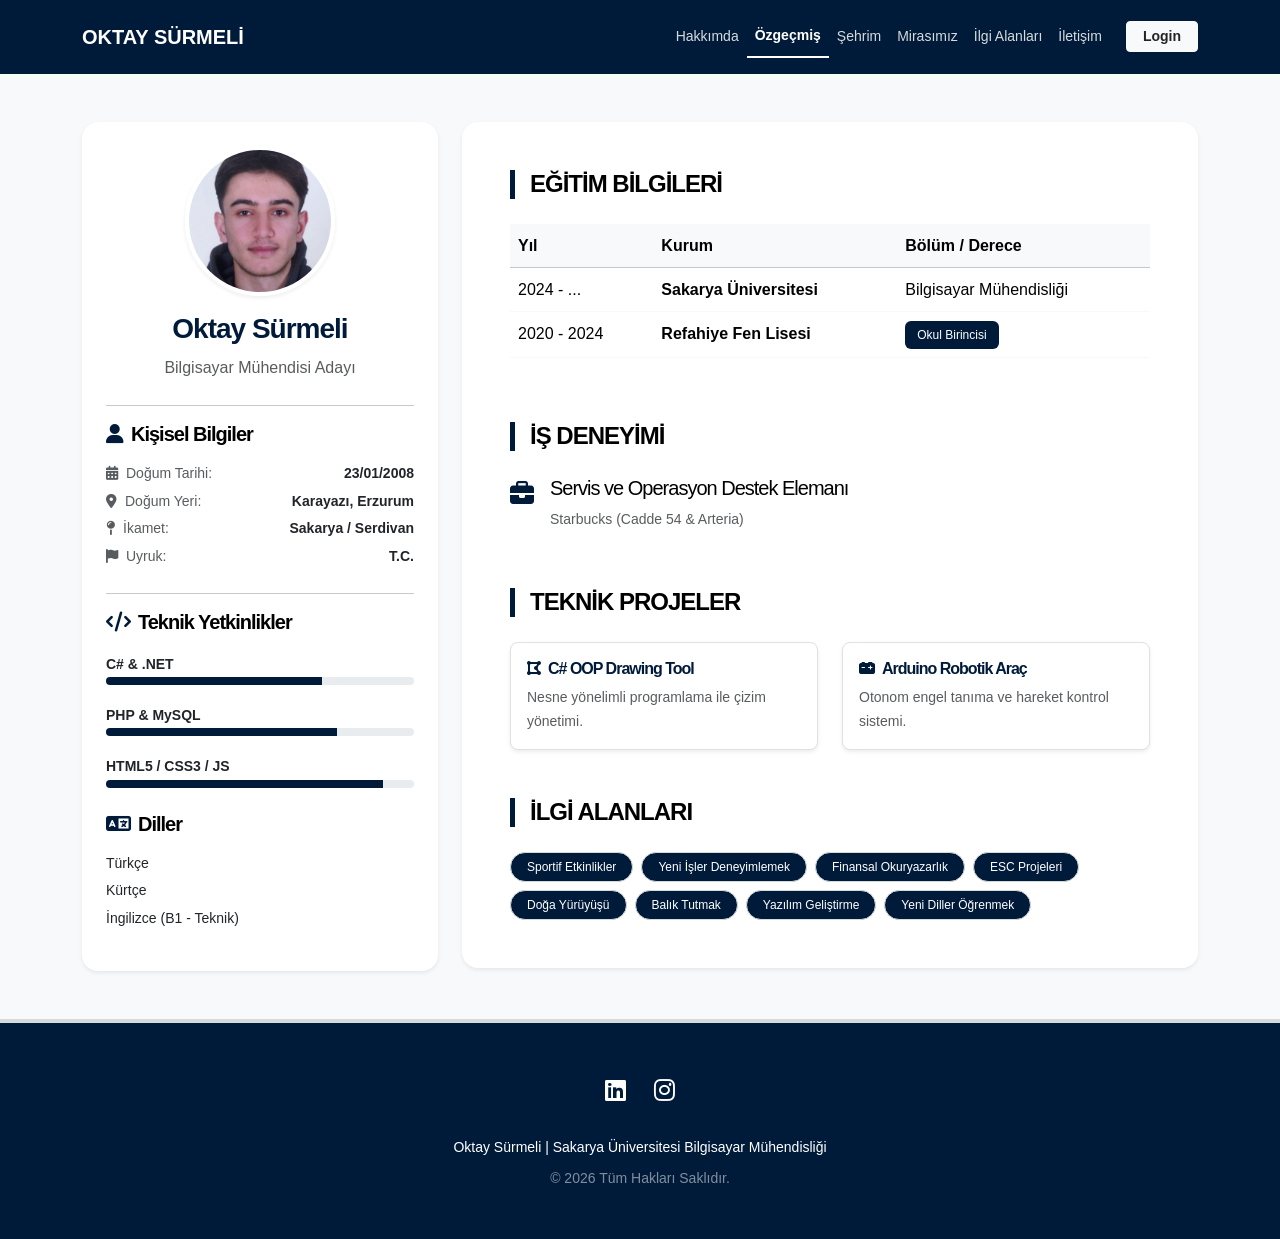
<file: ozgecmis.html>
<!--<span>: Metin düzenini bozmadan belirli kelimeleri veya ikonları paketleyip özel CSS/JS müdahalesi yapmamı sağlayan satır 
içi (inline) kapsayıcıdır.
<footer>: Sayfanın en altında yer alan telif hakkı ve iletişim gibi kapanış bilgilerini yapısal olarak gruplayan semantik
bölümdür.-->

<!DOCTYPE html>
<html lang="tr">

<head>
    <meta charset="UTF-8">
    <meta name="viewport" content="width=device-width, initial-scale=1.0">
    <title>Özgeçmiş | Oktay Sürmeli</title>
    <link href="https://cdn.jsdelivr.net/npm/bootstrap@5.3.3/dist/css/bootstrap.min.css" rel="stylesheet">
    <link rel="stylesheet" href="https://cdnjs.cloudflare.com/ajax/libs/font-awesome/6.4.0/css/all.min.css">
    <link rel="stylesheet" href="style.css">

</head>

<body class="bg-light">

    <nav class="navbar navbar-expand-lg navbar-dark custom-navbar sticky-top">
        <div class="container">
            <a class="navbar-brand fw-bold" href="hakkimda.html">OKTAY SÜRMELİ</a>

            <button class="navbar-toggler" type="button" data-bs-toggle="collapse" data-bs-target="#navbarNav">
                <span class="navbar-toggler-icon"></span>
            </button>

            <div class="collapse navbar-collapse" id="navbarNav">
                <ul class="navbar-nav ms-auto small align-items-center">
                    <li class="nav-item">
                        <a class="nav-link" href="hakkimda.html">Hakkımda</a>
                    </li>
                    <li class="nav-item">
                        <a class="nav-link active" href="ozgecmis.html">Özgeçmiş</a>
                    </li>
                    <li class="nav-item">
                        <a class="nav-link" href="sehrim.html">Şehrim</a>
                    </li>
                    <li class="nav-item">
                        <a class="nav-link" href="mirasimiz.html">Mirasımız</a>
                    </li>
                    <li class="nav-item">
                        <a class="nav-link" href="ilgialanlari.html">İlgi Alanları</a>
                    </li>
                    <li class="nav-item">
                        <a class="nav-link" href="iletisim.html">İletişim</a>
                    </li>

                    <li class="nav-item ms-lg-3">
                        <a class="btn btn-light btn-sm fw-bold px-3 text-dark shadow-sm" href="login.html">Login</a>
                    </li>
                </ul>
            </div>
        </div>
    </nav>

    <div class="container my-5">
        <div class="row g-4">
            <!--Bu bölüm, kişisel bilgilerin ve profesyonel kimliğin sergilendiği bir profil kartı bileşenidir.-->
            <div class="col-lg-4">
                <div class="card border-0 shadow-sm rounded-4 overflow-hidden">
                    <div class="card-body p-4">
                        <div class="text-center mb-4">
                            <img src="img/Profil1.jpeg"
                                class="img-fluid rounded-circle border border-4 border-white shadow-sm mb-3"
                                style="width: 150px; height: 150px; object-fit: cover;" alt="Oktay Sürmeli">
                            <h3 class="fw-bold text-navy">Oktay Sürmeli</h3>
                            <p class="text-muted">Bilgisayar Mühendisi Adayı</p>
                        </div>
                        <!--verilerin düzenli bir liste halinde sunulmasını sağlayan yapısal katmandır.-->
                        <hr>
                        <h5 class="fw-bold mb-3"><i class="fa-solid fa-user text-navy me-2"></i>Kişisel Bilgiler</h5>
                        <div class="small mb-4">
                            <div class="d-flex justify-content-between mb-1">
                                <span class="text-muted"><i class="fa-solid fa-calendar-days me-2"></i>Doğum
                                    Tarihi:</span>
                                <span class="fw-bold">23/01/2008</span>
                            </div>
                            <!--Bu kısımda verinin görsel sunumu ve hizalama mantığına dair yorumlar yer almaktadır-->
                            <div class="d-flex justify-content-between mb-1">
                                <span class="text-muted"><i class="fa-solid fa-location-dot me-2"></i>Doğum Yeri:</span>
                                <span class="fw-bold">Karayazı, Erzurum</span>
                            </div>
                            <div class="d-flex justify-content-between mb-1">
                                <span class="text-muted"><i class="fa-solid fa-map-pin me-2"></i>İkamet:</span>
                                <span class="fw-bold">Sakarya / Serdivan</span>
                            </div>
                            <div class="d-flex justify-content-between">
                                <span class="text-muted"><i class="fa-solid fa-flag me-2"></i>Uyruk:</span>
                                <span class="fw-bold">T.C.</span>
                            </div>
                        </div>
                        <hr>

                        <h5 class="fw-bold mb-3"><i class="fa-solid fa-code text-navy me-2"></i>Teknik Yetkinlikler</h5>
                        <div class="mb-3">
                            <small class="fw-bold">C# & .NET</small>
                            <div class="progress" style="height: 8px;">
                                <div class="progress-bar" style="width: 70%"></div>
                            </div>
                        </div>
                        <div class="mb-3">
                            <small class="fw-bold">PHP & MySQL</small>
                            <div class="progress" style="height: 8px;">
                                <div class="progress-bar" style="width: 75%"></div>
                            </div>
                        </div>
                        <div class="mb-4">
                            <small class="fw-bold">HTML5 / CSS3 / JS</small>
                            <div class="progress" style="height: 8px;">
                                <div class="progress-bar" style="width: 90%"></div>
                            </div>
                        </div>

                        <h5 class="fw-bold mb-3"><i class="fa-solid fa-language text-navy me-2"></i>Diller</h5>
                        <p class="small mb-1">Türkçe</p>
                        <p class="small mb-1">Kürtçe</p>
                        <p class="small">İngilizce (B1 - Teknik)</p>
                    </div>
                </div>
            </div>

            <div class="col-lg-8">
                <div class="bg-white p-4 p-md-5 shadow-sm rounded-4">

                    <section class="mb-5">
                        <h4 class="cv-section-title">EĞİTİM BİLGİLERİ</h4>
                        <div class="table-responsive">
                            <table class="table table-hover border-light">
                                <thead class="table-light">
                                    <tr>
                                        <th>Yıl</th>
                                        <th>Kurum</th>
                                        <th>Bölüm / Derece</th>
                                    </tr>
                                </thead>
                                <tbody>
                                    <tr>
                                        <td>2024 - ...</td>
                                        <td><strong>Sakarya Üniversitesi</strong></td>
                                        <td>Bilgisayar Mühendisliği</td>
                                    </tr>
                                    <tr>
                                        <td>2020 - 2024</td>
                                        <td><strong>Refahiye Fen Lisesi</strong></td>
                                        <td><span class="badge bg-navy">Okul Birincisi</span></td>
                                    </tr>
                                </tbody>
                            </table>
                        </div>
                    </section>

                    <section class="mb-5">
                        <h4 class="cv-section-title">İŞ DENEYİMİ</h4>
                        <div class="d-flex mb-4">
                            <div class="me-3 mt-1"><i class="fa-solid fa-briefcase fa-xl text-navy"></i></div>
                            <div>
                                <h5 class="card-body">Servis ve Operasyon Destek Elemanı</h5>
                                <p class="text-muted small mb-2">Starbucks (Cadde 54 & Arteria)</p>
                            </div>
                        </div>
                    </section>

                    <section class="mb-5">
                        <h4 class="cv-section-title">TEKNİK PROJELER</h4>
                        <div class="row g-4">
                            <div class="col-md-6">
                                <div class="p-3 border rounded-3 h-100 bg-white shadow-sm">
                                    <h6 class="fw-bold text-navy"><i class="fa-solid fa-draw-polygon me-2"></i>C# OOP
                                        Drawing Tool</h6>
                                    <p class="small text-muted mb-0">Nesne yönelimli programlama ile çizim yönetimi.</p>
                                </div>
                            </div>
                            <div class="col-md-6">
                                <div class="p-3 border rounded-3 h-100 bg-white shadow-sm border-silver">
                                    <h6 class="fw-bold text-navy"><i class="fa-solid fa-car-battery me-2"></i>Arduino
                                        Robotik Araç</h6>
                                    <p class="small text-muted mb-0">Otonom engel tanıma ve hareket kontrol sistemi.</p>
                                </div>
                            </div>
                        </div>
                    </section>

                    <section>
                        <h4 class="cv-section-title">İLGİ ALANLARI</h4>
                        <div class="d-flex flex-wrap gap-2">
                            <span class="badge rounded-pill bg-navy px-3 py-2 skill-badge">Sportif Etkinlikler</span>
                            <span class="badge rounded-pill bg-navy px-3 py-2 skill-badge">Yeni İşler
                                Deneyimlemek</span>
                            <span class="badge rounded-pill bg-navy px-3 py-2 skill-badge">Finansal Okuryazarlık</span>
                            <span class="badge rounded-pill bg-navy px-3 py-2 skill-badge">ESC Projeleri</span>
                            <span class="badge rounded-pill bg-navy px-3 py-2 skill-badge">Doğa Yürüyüşü</span>
                            <span class="badge rounded-pill bg-navy px-3 py-2 skill-badge">Balık Tutmak</span>
                            <span class="badge rounded-pill bg-navy px-3 py-2 skill-badge"></i>Yazılım Geliştirme</span>
                            <span class="badge rounded-pill bg-navy px-3 py-2 skill-badge"></i>Yeni Diller
                                Öğrenmek</span>
                        </div>
                    </section>

                </div>
            </div>

        </div>
    </div>

    <footer class="text-white text-center py-5 mt-auto" style="background-color: #001B3A;">
        <div class="container">
            <div class="mb-4">
                <a href="https://linkedin.com/in/oktaysurmeli" target="_blank" class="text-white me-4 fs-4"><i
                        class="fa-brands fa-linkedin"></i></a>
                <a href="https://instagram.com/_oktaysurmeli" target="_blank" class="text-white fs-4"><i
                        class="fa-brands fa-instagram"></i></a>
            </div>
            <p class="mb-1 small">Oktay Sürmeli | Sakarya Üniversitesi Bilgisayar Mühendisliği</p>
            <small class="opacity-50">&copy; 2026 Tüm Hakları Saklıdır.</small>
        </div>
    </footer>

    <script src="https://cdn.jsdelivr.net/npm/bootstrap@5.3.3/dist/js/bootstrap.bundle.min.js"></script>
</body>

</html>
</file>
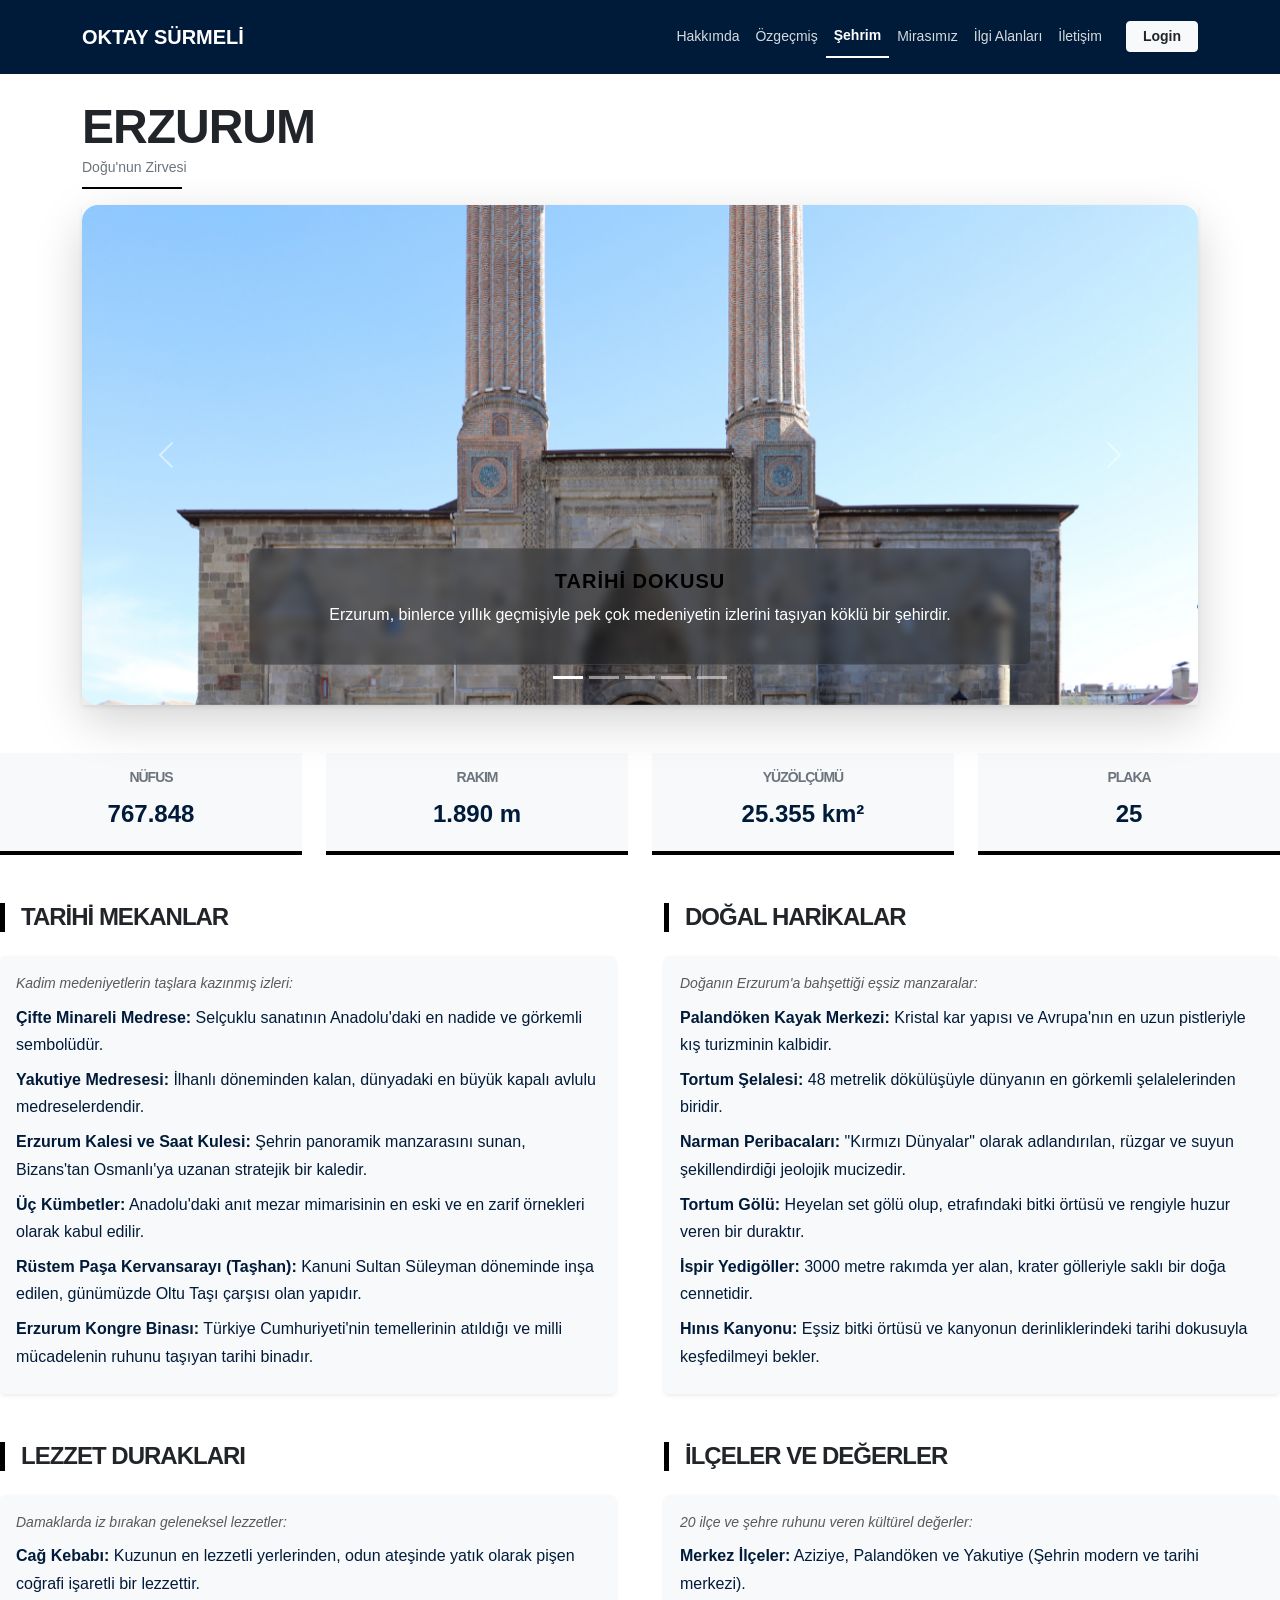
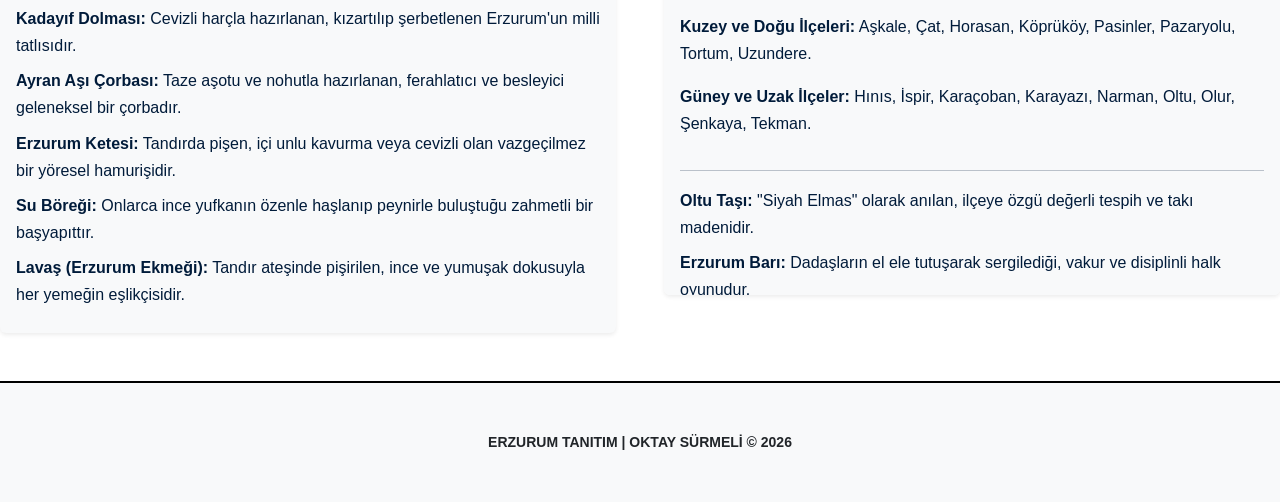
<file: sehrim.html>
<!DOCTYPE html>
<html lang="tr">

<head>
    <meta charset="UTF-8">
    <meta name="viewport" content="width=device-width, initial-scale=1.0">
    <title>Hakkımda | Oktay Sürmeli</title>
    <link href="https://cdn.jsdelivr.net/npm/bootstrap@5.3.0/dist/css/bootstrap.min.css" rel="stylesheet">
    <link rel="stylesheet" href="https://cdnjs.cloudflare.com/ajax/libs/font-awesome/6.4.0/css/all.min.css">
    <link rel="stylesheet" href="style.css">
</head>
 
<body class="bg-white">

    <nav class="navbar navbar-expand-lg navbar-dark custom-navbar sticky-top">
    <div class="container">
        <a class="navbar-brand fw-bold" href="hakkimda.html">OKTAY SÜRMELİ</a>
        
        <button class="navbar-toggler" type="button" data-bs-toggle="collapse" data-bs-target="#navbarNav">
            <span class="navbar-toggler-icon"></span>
        </button>

        <div class="collapse navbar-collapse" id="navbarNav">
            <ul class="navbar-nav ms-auto small align-items-center">
                <li class="nav-item">
                    <a class="nav-link" href="hakkimda.html">Hakkımda</a> </li>
                <li class="nav-item">
                    <a class="nav-link" href="ozgecmis.html">Özgeçmiş</a>
                </li>
                <li class="nav-item">
                    <a class="nav-link active" href="sehrim.html">Şehrim</a>
                </li>
                <li class="nav-item">
                    <a class="nav-link" href="mirasimiz.html">Mirasımız</a>
                </li>
                <li class="nav-item">
                    <a class="nav-link" href="ilgialanlari.html">İlgi Alanları</a>
                </li>
                <li class="nav-item">
                    <a class="nav-link" href="iletisim.html">İletişim</a>
                </li>
                
                <li class="nav-item ms-lg-3">
                    <a class="btn btn-light btn-sm fw-bold px-3 text-dark shadow-sm" href="login.html">Login</a>
                </li>
            </ul>
        </div>
    </div>
</nav>

    <main class="container my-4">
        <header class="mb-3">
            <h1 class="fw-black text-dark display-5 mb-0">ERZURUM</h1>
            <p class="text-secondary small mb-2">Doğu'nun Zirvesi</p>
            <hr class="border-dark border-2 opacity-100 mt-0 mb-3" style="width: 100px;">
        </header>

        <section class="mb-5">
            <div id="erzurumMainSlider" class="carousel slide shadow-sm custom-slider-frame" data-bs-ride="carousel">

                <section class="mb-5">
                    <div id="erzurumSlider" class="carousel slide shadow-lg rounded-4 overflow-hidden"
                        data-bs-ride="carousel">

                        <div class="carousel-indicators">
                            <button type="button" data-bs-target="#erzurumSlider" data-bs-slide-to="0"
                                class="active"></button>
                            <button type="button" data-bs-target="#erzurumSlider" data-bs-slide-to="1"></button>
                            <button type="button" data-bs-target="#erzurumSlider" data-bs-slide-to="2"></button>
                            <button type="button" data-bs-target="#erzurumSlider" data-bs-slide-to="3"></button>
                            <button type="button" data-bs-target="#erzurumSlider" data-bs-slide-to="4"></button>
                        </div>

                        <div class="carousel-inner">

                            <div class="carousel-item active">
                                <img src="img/tarihidoku.jpg" class="d-block w-100"
                                    style="height: 500px; object-fit: cover;" alt="Tarihi Doku">
                                <div class="carousel-caption d-none d-md-block bg-dark bg-opacity-50 rounded">
                                    <h5>Tarihi Dokusu</h5>
                                    <p>Erzurum, binlerce yıllık geçmişiyle pek çok medeniyetin izlerini taşıyan köklü
                                        bir şehirdir.</p>
                                </div>
                            </div>

                            <div class="carousel-item">
                                <img src="img/kisturizmininbaskenti.jpg" class="d-block w-100"
                                    style="height: 500px; object-fit: cover;" alt="Kış Turizmi">
                                <div class="carousel-caption d-none d-md-block bg-navy bg-opacity-50 rounded">
                                    <h5>Kış Turizmi</h5>
                                    <p>Erzurum, Palandöken ve Konaklı gibi merkezleriyle Türkiye'nin kış turizmi
                                        başkentidir.</p>
                                </div>
                            </div>

                            <div class="carousel-item">
                                <img src="img/essizdoga.jpg" class="d-block w-100"
                                    style="height: 500px; object-fit: cover;" alt="Eşsiz Doğa">
                                <div class="carousel-caption d-none d-md-block bg-dark bg-opacity-50 rounded">
                                    <h5>Eşsiz Doğası</h5>
                                    <p>Volkanik oluşumlardan şelalelere kadar geniş bir doğa yelpazesine sahiptir.</p>
                                </div>
                            </div>

                            <div class="carousel-item">
                                <img src="img/Yoreselyemekler.jpeg" class="d-block w-100"
                                    style="height: 500px; object-fit: cover;" alt="Üç Kümbetler">
                                <div class="carousel-caption d-none d-md-block bg-dark bg-opacity-50 rounded">
                                    <h5>Yöresel Yemek ve Tatlıları</h5>
                                    <p>Erzurum mutfağı, özellikle kuzu etine dayalı yemekleri, doyurucu çorbaları ve
                                        şerbetli tatlılarıyla Türkiye'nin en zengin yöresel mutfaklarından biridir. </p>
                                </div>
                            </div>

                            <div class="carousel-item">
                                <img src="img/yoreselkultur.jpeg" class="d-block w-100"
                                    style="height: 500px; object-fit: cover;" alt="Açıklama">
                                <div class="carousel-caption d-none d-md-block bg-dark bg-opacity-50 rounded">
                                    <h5>Yöresel Kültürü</h5>
                                    <p>Erzurum, köklü tarihi ve sert ikliminin şekillendirdiği, "Dadaşlık" ruhunun hakim
                                        olduğu çok zengin bir yöresel kültüre sahiptir. Bu kültür; kendine has mutfağı,
                                        halk oyunları,
                                        el sanatları ve sosyal gelenekleriyle Türkiye'nin en karakteristik
                                        kimliklerinden birini oluşturur.</p>
                                </div>
                            </div>

                        </div>

                        <button class="carousel-control-prev" type="button" data-bs-target="#erzurumSlider"
                            data-bs-slide="prev">
                            <span class="carousel-control-prev-icon"></span>
                        </button>
                        <button class="carousel-control-next" type="button" data-bs-target="#erzurumSlider"
                            data-bs-slide="next">
                            <span class="carousel-control-next-icon"></span>
                        </button>

                    </div>
                </section>
    </main>

    <section class="row g-4 mb-5 text-center">
        <div class="col-md-3">
            <div class="p-3 border-bottom border-dark border-4 bg-light">
                <h6 class="text-secondary fw-bold text-uppercase small">Nüfus</h6>
                <p class="fs-4 fw-black mb-0">767.848</p>
            </div>
        </div>
        <div class="col-md-3">
            <div class="p-3 border-bottom border-dark border-4 bg-light">
                <h6 class="text-secondary fw-bold text-uppercase small">Rakım</h6>
                <p class="fs-4 fw-black mb-0">1.890 m</p>
            </div>
        </div>
        <div class="col-md-3">
            <div class="p-3 border-bottom border-dark border-4 bg-light">
                <h6 class="text-secondary fw-bold text-uppercase small">Yüzölçümü</h6>
                <p class="fs-4 fw-black mb-0">25.355 km²</p>
            </div>
        </div>
        <div class="col-md-3">
            <div class="p-3 border-bottom border-dark border-4 bg-light">
                <h6 class="text-secondary fw-bold text-uppercase small">Plaka</h6>
                <p class="fs-4 fw-black mb-0">25</p>
            </div>
        </div>
    </section>

    <section class="my-5">
        <div class="row g-5">

            <div class="col-lg-6">
                <h4 class="fw-black text-dark mb-4 border-start border-5 border-dark ps-3 text-uppercase">Tarihi
                    Mekanlar</h4>
                <div class="list-group list-group-flush shadow-sm p-3 bg-light rounded">
                    <p class="small mb-2 text-muted fst-italic">Kadim medeniyetlerin taşlara kazınmış izleri:</p>
                    <div class="mb-2"><strong>Çifte Minareli Medrese:</strong> Selçuklu sanatının Anadolu'daki en nadide
                        ve görkemli sembolüdür.</div>
                    <div class="mb-2"><strong>Yakutiye Medresesi:</strong> İlhanlı döneminden kalan, dünyadaki en büyük
                        kapalı avlulu medreselerdendir.</div>
                    <div class="mb-2"><strong>Erzurum Kalesi ve Saat Kulesi:</strong> Şehrin panoramik manzarasını
                        sunan, Bizans'tan Osmanlı'ya uzanan stratejik bir kaledir.</div>
                    <div class="mb-2"><strong>Üç Kümbetler:</strong> Anadolu'daki anıt mezar mimarisinin en eski ve en
                        zarif örnekleri olarak kabul edilir.</div>
                    <div class="mb-2"><strong>Rüstem Paşa Kervansarayı (Taşhan):</strong> Kanuni Sultan Süleyman
                        döneminde inşa edilen, günümüzde Oltu Taşı çarşısı olan yapıdır.</div>
                    <div class="mb-2"><strong>Erzurum Kongre Binası:</strong> Türkiye Cumhuriyeti'nin temellerinin
                        atıldığı ve milli mücadelenin ruhunu taşıyan tarihi binadır.</div>
                </div>
            </div>

            <div class="col-lg-6">
                <h4 class="fw-black text-dark mb-4 border-start border-5 border-dark ps-3 text-uppercase">Doğal
                    Harikalar</h4>
                <div class="list-group list-group-flush shadow-sm p-3 bg-light rounded">
                    <p class="small mb-2 text-muted fst-italic">Doğanın Erzurum'a bahşettiği eşsiz manzaralar:</p>
                    <div class="mb-2"><strong>Palandöken Kayak Merkezi:</strong> Kristal kar yapısı ve Avrupa'nın en
                        uzun pistleriyle kış turizminin kalbidir.</div>
                    <div class="mb-2"><strong>Tortum Şelalesi:</strong> 48 metrelik dökülüşüyle dünyanın en görkemli
                        şelalelerinden biridir.</div>
                    <div class="mb-2"><strong>Narman Peribacaları:</strong> "Kırmızı Dünyalar" olarak adlandırılan,
                        rüzgar ve suyun şekillendirdiği jeolojik mucizedir.</div>
                    <div class="mb-2"><strong>Tortum Gölü:</strong> Heyelan set gölü olup, etrafındaki bitki örtüsü ve
                        rengiyle huzur veren bir duraktır.</div>
                    <div class="mb-2"><strong>İspir Yedigöller:</strong> 3000 metre rakımda yer alan, krater gölleriyle
                        saklı bir doğa cennetidir.</div>
                    <div class="mb-2"><strong>Hınıs Kanyonu:</strong> Eşsiz bitki örtüsü ve kanyonun derinliklerindeki
                        tarihi dokusuyla keşfedilmeyi bekler.</div>
                </div>
            </div>

            <div class="col-lg-6">
                <h4 class="fw-black text-dark mb-4 border-start border-5 border-dark ps-3 text-uppercase">Lezzet
                    Durakları</h4>
                <div class="list-group list-group-flush shadow-sm p-3 bg-light rounded">
                    <p class="small mb-2 text-muted fst-italic">Damaklarda iz bırakan geleneksel lezzetler:</p>
                    <div class="mb-2"><strong>Cağ Kebabı:</strong> Kuzunun en lezzetli yerlerinden, odun ateşinde yatık
                        olarak pişen coğrafi işaretli bir lezzettir.</div>
                    <div class="mb-2"><strong>Kadayıf Dolması:</strong> Cevizli harçla hazırlanan, kızartılıp
                        şerbetlenen Erzurum'un milli tatlısıdır.</div>
                    <div class="mb-2"><strong>Ayran Aşı Çorbası:</strong> Taze aşotu ve nohutla hazırlanan, ferahlatıcı
                        ve besleyici geleneksel bir çorbadır.</div>
                    <div class="mb-2"><strong>Erzurum Ketesi:</strong> Tandırda pişen, içi unlu kavurma veya cevizli
                        olan vazgeçilmez bir yöresel hamurişidir.</div>
                    <div class="mb-2"><strong>Su Böreği:</strong> Onlarca ince yufkanın özenle haşlanıp peynirle
                        buluştuğu zahmetli bir başyapıttır.</div>
                    <div class="mb-2"><strong>Lavaş (Erzurum Ekmeği):</strong> Tandır ateşinde pişirilen, ince ve
                        yumuşak dokusuyla her yemeğin eşlikçisidir.</div>
                </div>
            </div>

            <div class="col-lg-6"> 
                <h4 class="fw-black text-dark mb-4 border-start border-5 border-dark ps-3 text-uppercase">İlçeler ve
                    Değerler</h4>
                <div class="list-group list-group-flush shadow-sm p-3 bg-light rounded"
                    style="max-height: 400px; overflow-y: auto;">
                    <p class="small mb-2 text-muted fst-italic">20 ilçe ve şehre ruhunu veren kültürel değerler:</p>
                    <div class="mb-3">
                        <strong>Merkez İlçeler:</strong> Aziziye, Palandöken ve Yakutiye (Şehrin modern ve tarihi
                        merkezi).
                    </div>
                    <div class="mb-3">
                        <strong>Kuzey ve Doğu İlçeleri:</strong> Aşkale, Çat, Horasan, Köprüköy, Pasinler, Pazaryolu,
                        Tortum, Uzundere.
                    </div>
                    <div class="mb-3">
                        <strong>Güney ve Uzak İlçeler:</strong> Hınıs, İspir, Karaçoban, Karayazı, Narman, Oltu, Olur,
                        Şenkaya, Tekman.
                    </div>
                    <hr>
                    <div class="mb-2"><strong>Oltu Taşı:</strong> "Siyah Elmas" olarak anılan, ilçeye özgü değerli
                        tespih ve takı madenidir.</div>
                    <div class="mb-2"><strong>Erzurum Barı:</strong> Dadaşların el ele tutuşarak sergilediği, vakur ve
                        disiplinli halk oyunudur.</div>
                    <div class="mb-2"><strong>İspir Fasulyesi:</strong> İnce kabuğu ve eşsiz aromasıyla Türkiye'nin en
                        kaliteli kuru fasulyesidir.</div>
                    <div class="mb-2"><strong>Ehram:</strong> Koyun yününden el tezgahlarında dokunan, kadınların
                        yöresel dış giysisidir.</div>
                    <div class="mb-2"><strong>Pasinler Kaplıcaları:</strong> Şifalı sularıyla asırlardır sağlık
                        turizmine hizmet eden termal kaynaklardır.</div>
                </div>
            </div>

        </div>
    </section>

    <footer class="py-5 text-center bg-light border-top border-dark border-2 mt-5">
        <p class="text-dark fw-black small mb-0">ERZURUM TANITIM | OKTAY SÜRMELİ &copy; 2026</p>
    </footer>

    <script src="https://cdn.jsdelivr.net/npm/bootstrap@5.3.3/dist/js/bootstrap.bundle.min.js"></script>
</body>

</html>
</file>
<file: style.css>
/* ============================================================
   1. RENK PALETİ VE DEĞİŞKENLER
   ============================================================ */

:root {
    --navy: #001B3A;
    --silver: #D5DBDB;
    --white: #FFFFFF;
    --bg-light: #f8f9fa;
}

/* ==========================================================
   2. GENEL SAYFA AYARLARI (BODY)
   Sayfanın arka plan rengini ve varsayılan yazı tipini belirler.
========================================================== */
body {
    background-color: var(--bg-light);
    /* Arka planı açık gri yapar */
    font-family: 'Segoe UI', Tahoma, Geneva, Verdana, sans-serif;
    /* Okunaklı ve modern bir font ailesi */
    color: var(--navy);
    /* Sayfadaki genel yazı rengini lacivert yapar */
}

/* ==========================================================
   3. ÜST MENÜ (NAVBAR) AYARLARI
   Sayfanın en üstündeki gezinme çubuğunun renklerini kontrol eder.
========================================================== */
.custom-navbar {
    background-color: var(--navy) !important;
    /* Navbar arka planını zorunlu olarak lacivert yapar */
}

.custom-navbar .nav-link {
    color: var(--silver) !important;
    /* Menüdeki linklerin rengini gümüş gri yapar */
    transition: 0.3s ease;
    /* Fareyle üzerine gelindiğinde renk değişimini yumuşatır */
}

.custom-navbar .nav-link:hover,
.custom-navbar .nav-link.active {
    color: var(--white) !important;
    /* Linkin üzerine gelindiğinde veya aktif sayfadaysa beyaz yapar */
}

/* ==========================================================
   4. BUTON TASARIMLARI (LOGIN VE SOSYAL MEDYA)
   Sayfadaki tıklanabilir butonların görünümünü ayarlar.
========================================================== */
/* Sağ üstteki Login butonu için ayarlar */
.btn-silver {
    background-color: var(--silver);
    /* Arka planı gümüş gri */
    color: var(--navy);
    /* İçindeki yazıyı lacivert yapar */
    font-weight: bold;
    /* Yazıyı kalınlaştırır */
    border: none;
    /* Kenarlık çizgisini kaldırır */
    transition: 0.3s ease;
    /* Hover efektini yumuşatır */
}

.btn-silver:hover {
    background-color: var(--white);
    /* Fareyle üstüne gelince arka planı beyaz yapar */
    color: var(--navy);
}

/*GitHub, LinkedIn, Instagram butonları için ayarlar */
.btn-outline-dark {
    border: 2px solid var(--navy);
    /* Etrafına 2 piksellik lacivert çizgi çeker */
    color: var(--navy);
    /* İçindeki yazıyı ve ikonu lacivert yapar */
    font-weight: 500;
    /* Yazıyı orta kalınlıkta yapar */
    background-color: transparent;
    /* Arka planını şeffaf bırakır */
    transition: 0.3s;
}

.btn-outline-dark:hover {
    background-color: var(--navy);
    /* Fareyle üstüne gelince arka plan lacivert dolar */
    color: var(--white);
    /* İçindeki yazı ve ikon beyaza döner */
}

/* ==========================================================
   6. METİN VE ÇİZGİ RENKLENDİRMELERİ (SAĞ SÜTUn)
   Başlıkların, metinlerin ve aradaki dekoratif çizgilerin renkleri.
========================================================== */
/* Lacivert metin yazmak istediğimiz yerlerde kullanırız */
.text-navy {
    color: var(--navy) !important;
}

/* Çizgileri lacivert yapmak istediğimiz yerlerde kullanırız */
.border-navy {
    border-color: var(--navy) !important;
}

/* ==========================================================
   7. ÖZEL VİDEO KAPAĞI 
   Videonun bozuk görünmesini engelleyen, resim üzerine
   Play butonu ekleyen modern tasarım.
========================================================== */
.custom-video-wrapper {
    position: relative;
    display: block;
}

.video-overlay {
    position: absolute;
    top: 0;
    left: 0;
    width: 100%;
    height: 100%;
    background-color: rgba(0, 27, 58, 0.3);
    /* Lacivert tonlu hafif karanlık filtre */
    transition: all 0.3s ease;
}

/* Fareyle üzerine gelince arka plan hafif kararır */
.custom-video-wrapper:hover .video-overlay {
    background-color: rgba(0, 27, 58, 0.6);
}

/* Play Butonu Ayarları */
.play-btn i {
    font-size: 5rem;
    /* İkonu büyütür */
    transition: all 0.3s ease;
}

/* Fareyle üzerine gelince buton parlar ve büyür */
.custom-video-wrapper:hover .play-btn i {
    opacity: 1 !important;
    transform: scale(1.1);
}

/*ÖZGEÇMİŞ*/

/* Renkleri senin istediğin tona çektim */
:root {
    --navy: #001B3A;
    --silver: #D5DBDB;
}

.cv-section-title {
    border-left: 5px solid var(--navy);
    /* Sarıdan laciverte döndü */
    padding-left: 15px;
    margin-bottom: 25px;
    font-weight: bold;
    color: var(--navy);
}

.text-navy {
    color: var(--navy) !important;
}

.bg-navy {
    background-color: var(--navy) !important;
    color: white !important;
}

.skill-badge {
    transition: 0.3s;
    cursor: default;
    border: 1px solid var(--silver);
}

.skill-badge:hover {
    transform: scale(1.1);
    background-color: var(--silver) !important;
    color: var(--navy) !important;
}

.progress-bar {
    background-color: var(--navy) !important;
}

/* --- DEĞİŞKENLER --- */
:root {
    --navy: #001B3A;
    --black: #000000;
}

/* --- GENEL --- */
body {
    background-color: #ffffff;
    font-family: 'Inter', -apple-system, sans-serif;
    color: #333;
}

.fw-black {
    font-weight: 900 !important;
}

/* --- NAVIGASYON --- */
.custom-navbar {
    background-color: var(--navy) !important;
}

/* --- Başlıklar --- */
h1,
h2,
h3,
h4,
h5,
h6 {
    color: var(--black) !important;
    letter-spacing: -1px;
}

/* Sayfadaki tüm h2 (Ana başlıklar) ayarı */
h2 {
    font-weight: 900 !important;
    text-transform: uppercase;
    font-size: 1.5rem;
}

/* --- DETAYLAR --- */
.border-dark {
    border-color: var(--black) !important;
}

main p {
    line-height: 1.7;
}

aside h5 {
    letter-spacing: 2px;
    font-size: 0.9rem;
}


/* ==========================================================
   Profil Fotoğrafının Şekli
========================================================== */
:root {
    --frame-navy: #001B3A;
    --frame-silver: #D5DBDB;
    --frame-size: 280px;
    /* Boyutu buradan tek seferde ayarlayabailiriz. */
}

.tech-card-wrapper {
    position: relative;
    width: var(--frame-size);
    height: var(--frame-size);
    margin: 0 auto;
}

/* Şekli belirleyen ana yapı (Sol üst ve sağ alt kesik) */
.tech-card-bg,
.tech-card-main,
.tech-card-photo {
    clip-path: polygon(15% 0%, 100% 0%, 100% 85%, 85% 100%, 0% 100%, 0% 15%);
}

/* 1. Arkadaki Gümüş Katman (Gölge derinliği verir) */
.tech-card-bg {
    position: absolute;
    width: 100%;
    height: 100%;
    background-color: var(--frame-silver);
    top: 6px;
    left: 6px;
    z-index: 1;
}

/* 2. Ana Lacivert Çerçeve */
.tech-card-main {
    position: absolute;
    width: 100%;
    height: 100%;
    background-color: rgba(28, 14, 56, 0.967);
    z-index: 2;
    padding: 4px;
    /* Bu değer çerçeve kalınlığını belirler */
    display: flex;
    align-items: center;
    justify-content: center;
    transition: transform 0.3s ease;
}

/* 3. Fotoğraf Alanı */
.tech-card-photo {
    width: 100%;
    height: 100%;
    background-color: white;
    overflow: hidden;
}

.tech-card-photo img {
    width: 100%;
    height: 100%;
    object-fit: cover;
}

/* HOVER: Sadece hafif bir hareket */
.tech-card-wrapper:hover .tech-card-main {
    transform: translate(-4px, -4px);
    /* Üzerine gelince hafifçe yükselir */
}


/*Yazıların Okunaklı OLması*/
.carousel-caption {
    /* Yarı şeffaf lacivert arka plan */
    background: rgba(0, 27, 58, 0.7);
    /* Kenarları yumuşat */
    border-radius: 15px;
    /* Yazı ve kutu arasına nefes aldır */
    padding: 20px;
    /* Yazıyı her zaman beyaz yap */
    color: #ffffff !important;
    /* Kutuyu biraz aşağıya sabitle */
    bottom: 40px;
    /* Arkadaki görseli hafif bulanıklaştır (Modern dokunuş) */
    backdrop-filter: blur(5px);
    border: 1px solid rgba(255, 255, 255, 0.1);
}

.carousel-caption h5 {
    font-weight: 800;
    text-transform: uppercase;
    letter-spacing: 1px;
    color: #ffc107;
    /* Başlık sarı/altın tonu olabilir, çok şık durur */
}

/*Mirasımız*/

/* 1. DEĞİŞKENLER VE ANA AYARLAR (Daha önceki :root bloğunu burayla güncelle) */
:root {
    --navy: #001B3A;
    --silver: #D5DBDB;
    --white: #FFFFFF;
    --bg-light: #f8f9fa;
    --accent: #d9534f;
    /* Konum ikonu için kırmızı tonu */
}

body {
    background-color: var(--bg-light);
    font-family: 'Segoe UI', Tahoma, Geneva, Verdana, sans-serif;
    color: var(--navy);
    line-height: 1.7;
}

/* 2. NAVBAR (Önceki tutarlılık ayarlarımız) */
.navbar {
    background-color: var(--navy) !important;
    padding: 15px 0;
}

.nav-link {
    font-weight: 500;
    transition: 0.3s;
}

.nav-link.active {
    font-weight: 800 !important;
    border-bottom: 2px solid var(--white);
}

/* 3. MAKALELER VE METİN YAPISI (portal-text) */
.portal-text {
    font-size: 1.1rem;
    text-align: justify;
    margin-bottom: 1.5rem;
    color: #34495e;
}

.portal-text strong {
    color: var(--navy);
}

/* 4. GÖRSELLER VE CAPTIONLAR */
figure img {
    transition: transform 0.5s ease;
    border: 1px solid var(--silver);
}

figure img:hover {
    transform: scale(1.01);
    /* Hafif bir derinlik efekti */
}

.portal-caption {
    font-size: 0.85rem;
    color: #7f8c8d;
    font-style: italic;
    margin-top: 10px;
    text-align: right;
    border-right: 3px solid var(--silver);
    padding-right: 10px;
}

/* 5. YAN PANEL (Aside - Konum Bilgileri) */
aside .card {
    border-radius: 15px;
    border-left: 5px solid var(--navy) !important;
    /* Sol tarafa dadaş ciddiyeti */
}

aside h4 {
    font-weight: 800;
    color: var(--navy);
}

.badge {
    padding: 8px 12px;
    font-weight: 500;
    background-color: var(--navy) !important;
}

/* 6. FOOTER */
footer {
    background-color: var(--navy) !important;
    border-top: 4px solid var(--silver);
}

/* 7. MOBİL UYUMLULUK */
@media (max-width: 991px) {
    aside {
        margin-top: 3rem;
    }
}


/*İlgi Alanları*/

/* 1. SAYFA GENEL ARKAPLANI VE BAŞLIK */
.ilgialanlari-bg {
    background: linear-gradient(180deg, #ffffff 0%, var(--bg-light) 100%);
    min-height: 100vh;
}

.sinema-baslik {
    color: var(--navy);
    letter-spacing: -1px;
    position: relative;
    display: inline-block;
}

.sinema-baslik i {
    color: var(--navy) !important;
    /* Kırmızıyı laciverte çevirdik */
    opacity: 0.8;
}

/* 2. ARAMA KONTEYNERI (Siyah Kutuyu Değiştirdik) */
.search-wrapper {
    background: var(--navy);
    /* Lacivert arkaplan */
    padding: 10px;
    border-radius: 50px;
    /* Tam yuvarlak hatlar */
    box-shadow: 0 10px 30px rgba(0, 27, 58, 0.2);
    border: 2px solid var(--silver);
}

#aramaKutusu {
    background: transparent;
    color: white !important;
    border: none;
    padding-left: 25px;
    font-size: 1.1rem;
}

#aramaKutusu::placeholder {
    color: rgba(255, 255, 255, 0.6);
}

/* 3. ARAMA BUTONU (Altın Dokunuşu) */
#aramaButonu {
    background-color: #f1c40f;
    /* Daha kaliteli bir altın sarısı */
    color: var(--navy);
    border: none;
    border-radius: 40px;
    font-weight: 800;
    padding: 12px 35px;
    text-transform: uppercase;
    transition: all 0.3s ease;
}

#aramaButonu:hover {
    background-color: #ffffff;
    transform: scale(1.05);
    box-shadow: 0 5px 15px rgba(241, 196, 15, 0.4);
}

/* 4. BEKLEME MESAJI VE IKON */
#beklemeMesaji {
    border: 2px dashed var(--silver);
    border-radius: 20px;
    margin-top: 50px;
    padding: 60px;
    background-color: white;
}

#beklemeMesaji i {
    color: var(--navy);
}


/* BAŞLIK VE İKON ÖZELLEŞTİRME */
.sinema-ana-baslik {
    color: var(--navy); /* Senin kurumsal lacivertin */
    letter-spacing: 2px; /* Harf arasını biraz açtık, daha elit durur */
    text-shadow: 2px 2px 4px rgba(0,0,0,0.05);
}

.sinema-ikon {
    color: #f1c40f; /* Arama butonundaki altın sarısı ile eşitledik */
    filter: drop-shadow(2px 2px 2px rgba(0, 27, 58, 0.2));
    transform: rotate(-5deg); /* Hafif eğiklik, sinema klaketine ruh katar */
} 

/* BAŞLIĞIN ALTINDAKİ TASARIMSAL ÇİZGİ */
.baslik-alt-cizgi {
    width: 80px;
    height: 4px;
    background: linear-gradient(90deg, transparent, var(--navy), transparent);
    border-radius: 2px;
}

/* Küçük bir hover efekti: Başlığın üstüne gelince ikon canlansın */
.sinema-ana-baslik:hover .sinema-ikon {
    animation: clapAnim 0.5s ease-in-out;
}

@keyframes clapAnim {
    0% { transform: rotate(-5deg); }
    50% { transform: rotate(10deg); }
    100% { transform: rotate(-5deg); }
}

/* Tür etiketini daha şık yapalım */
.movie-card .badge {
    background-color: transparent !important;
    color: var(--navy) !important;
    border: 1px solid var(--silver) !important;
    font-weight: 400;
    font-size: 0.7rem;
    letter-spacing: 1px;
    opacity: 0.6;
}
</file>
